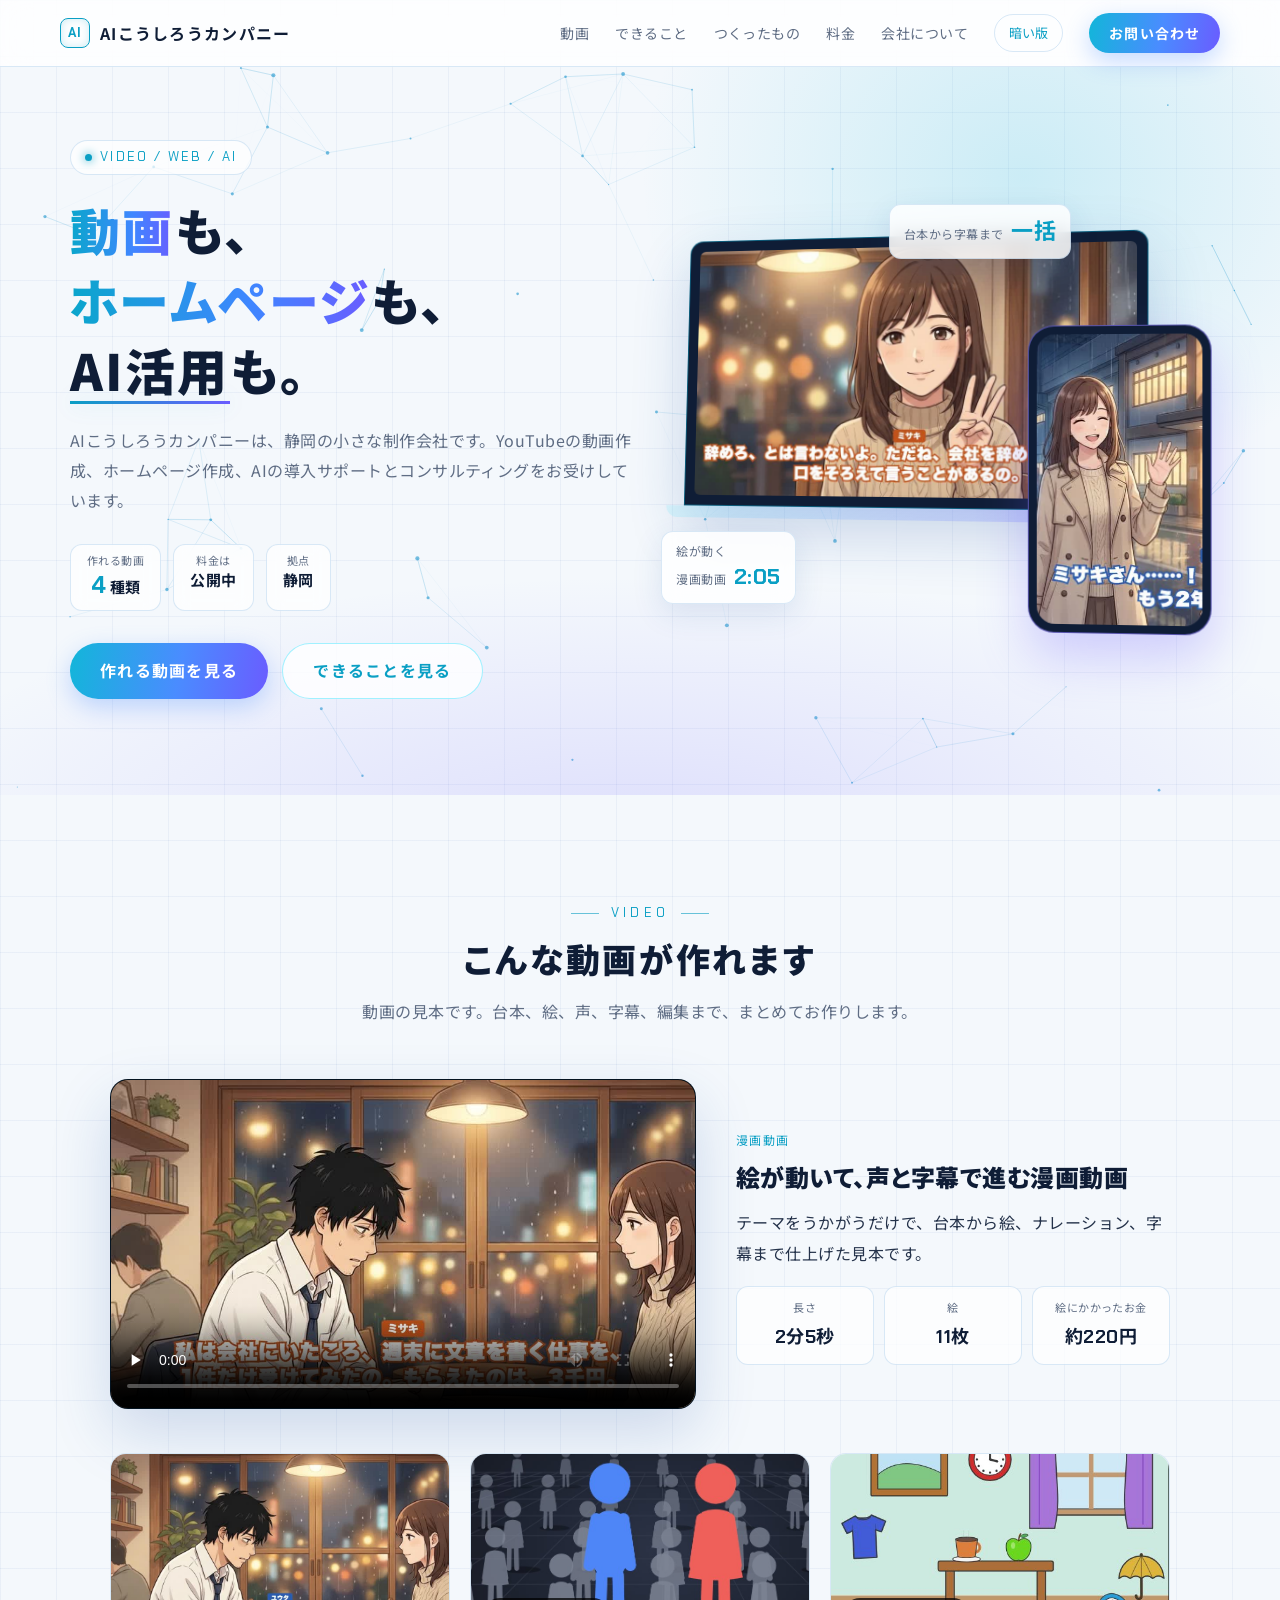
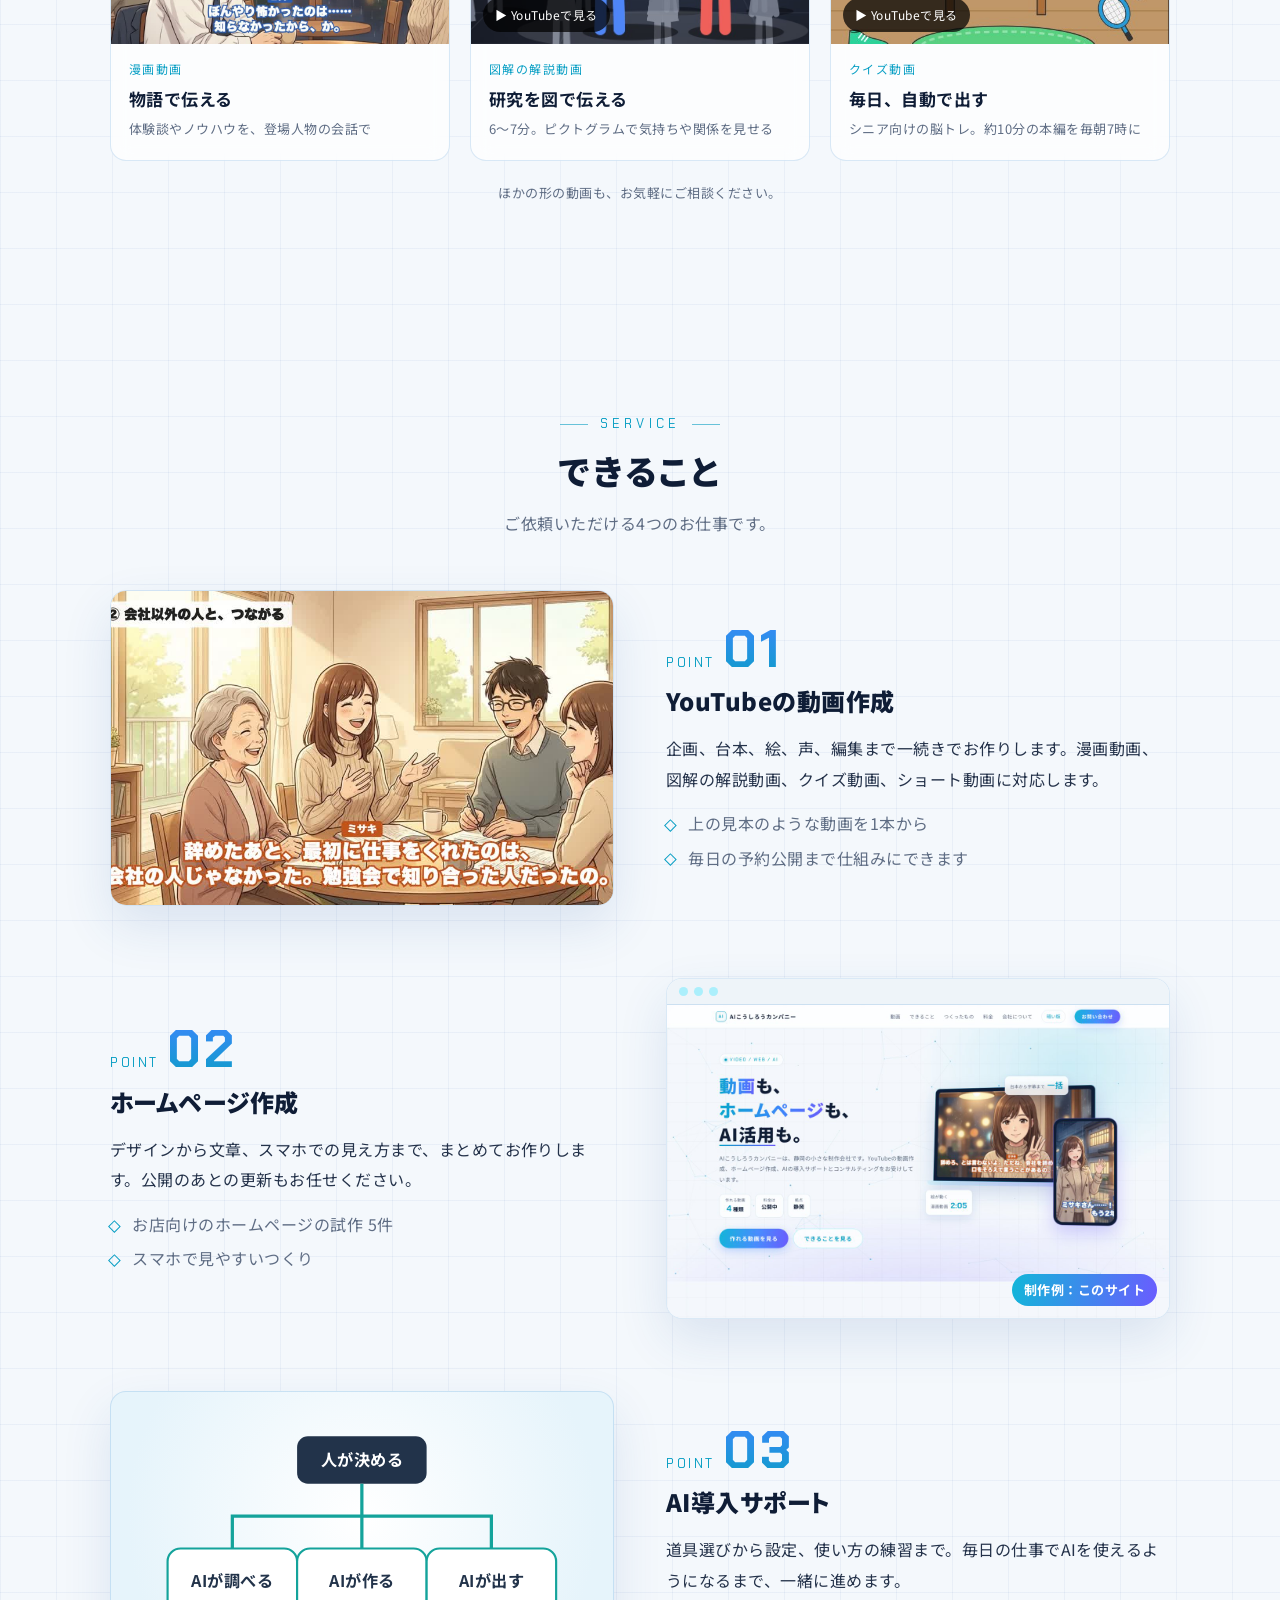
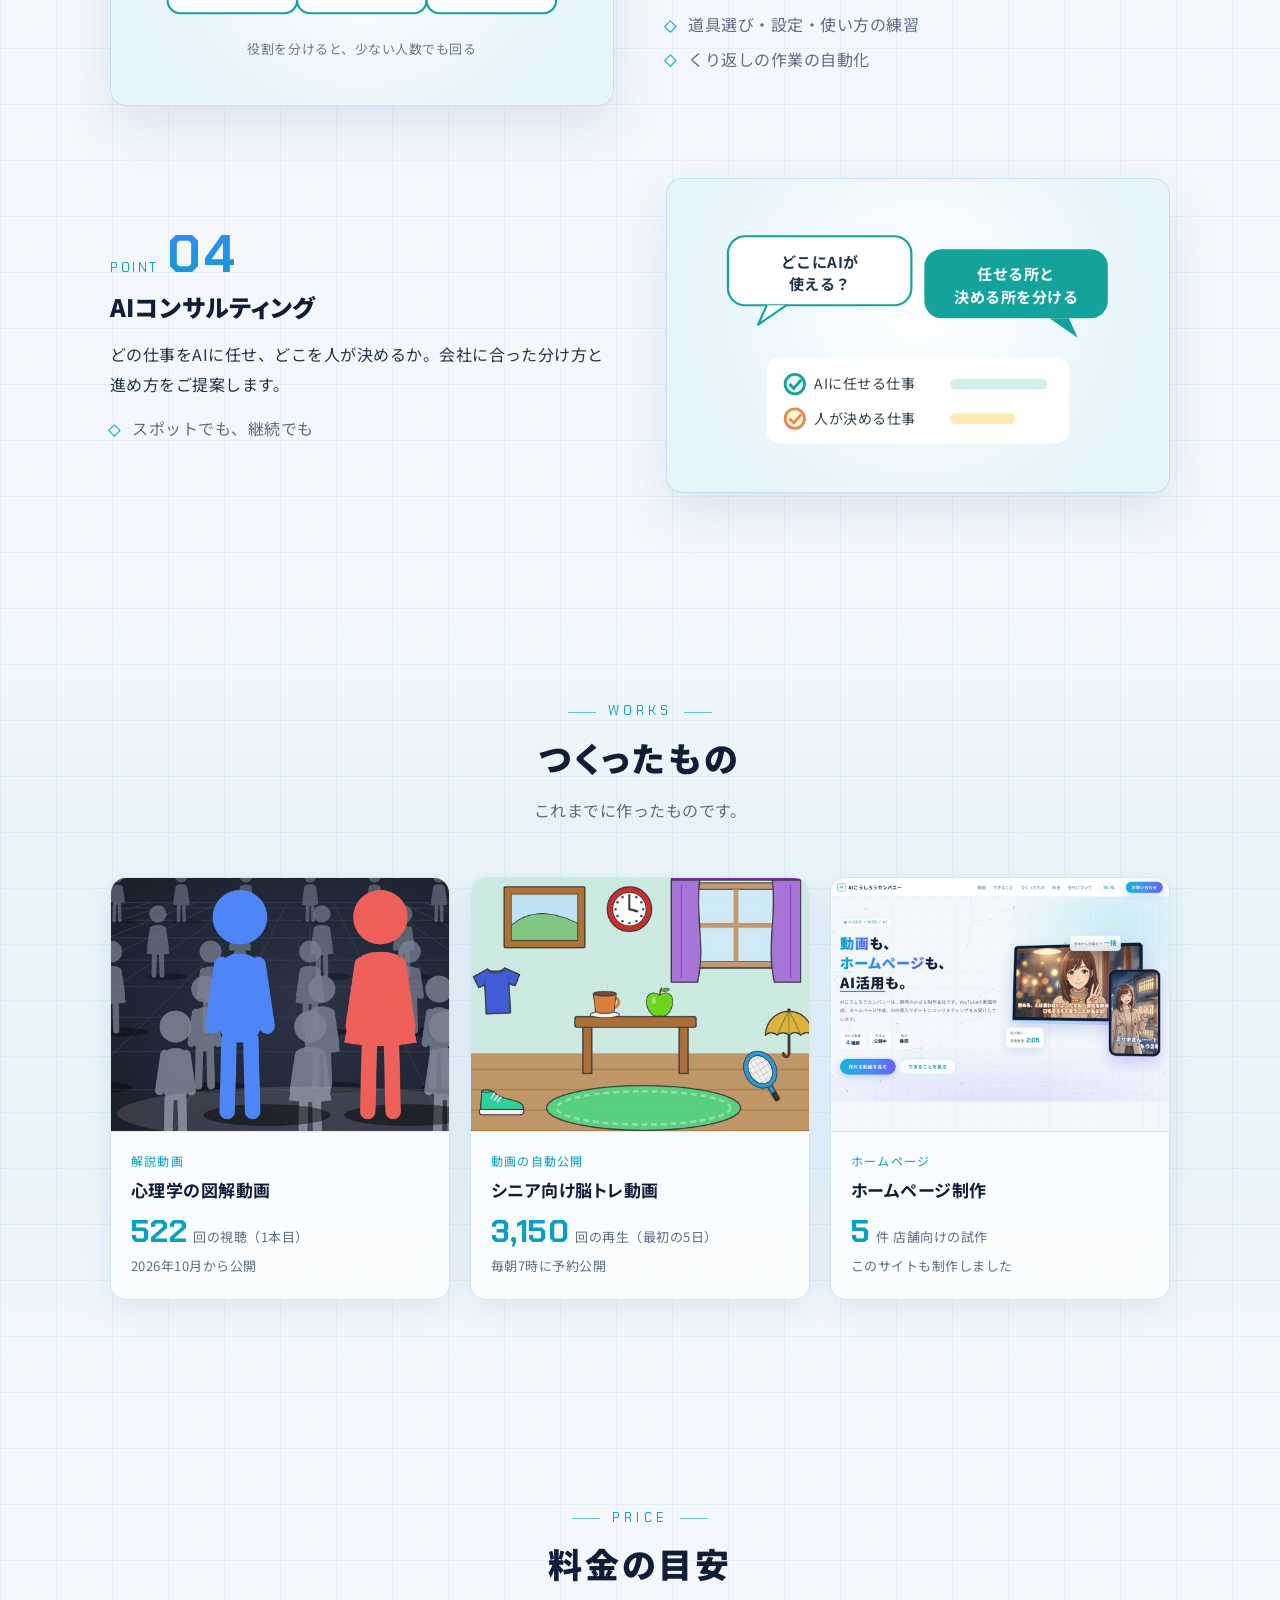
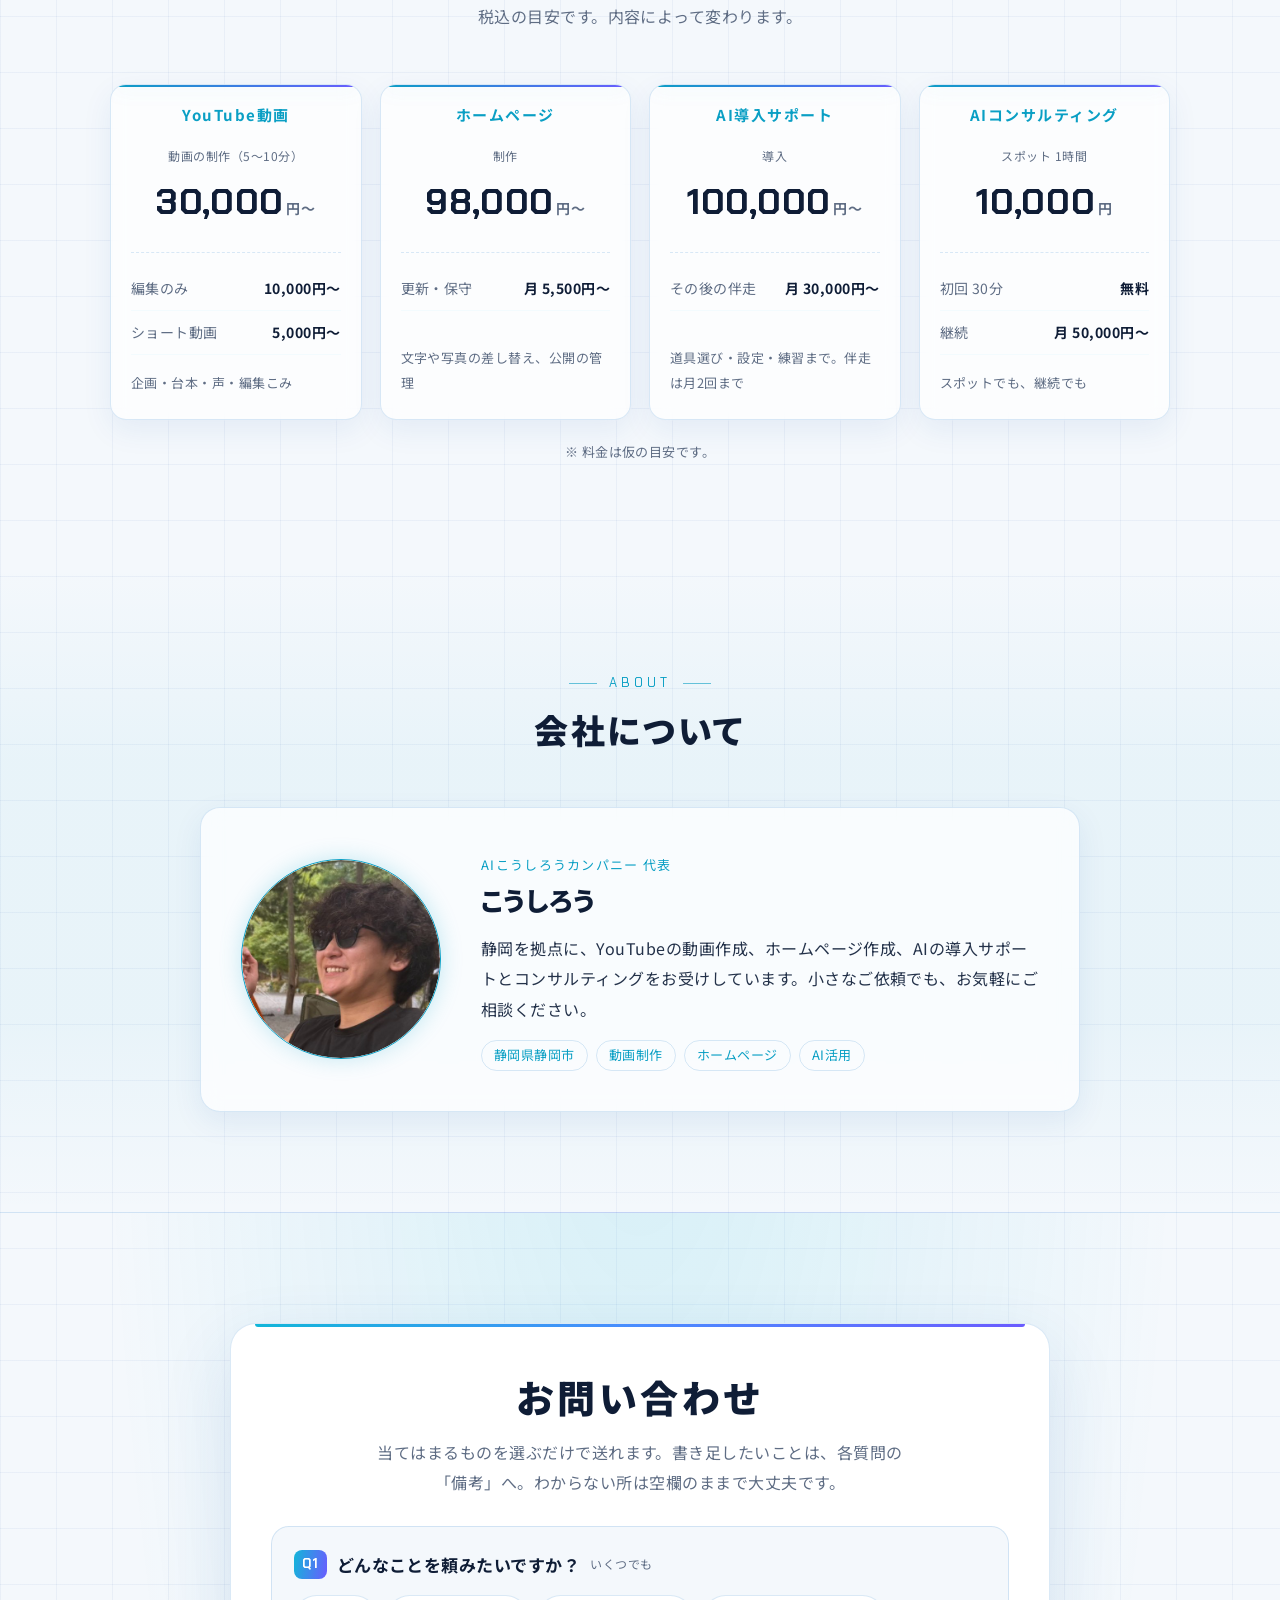
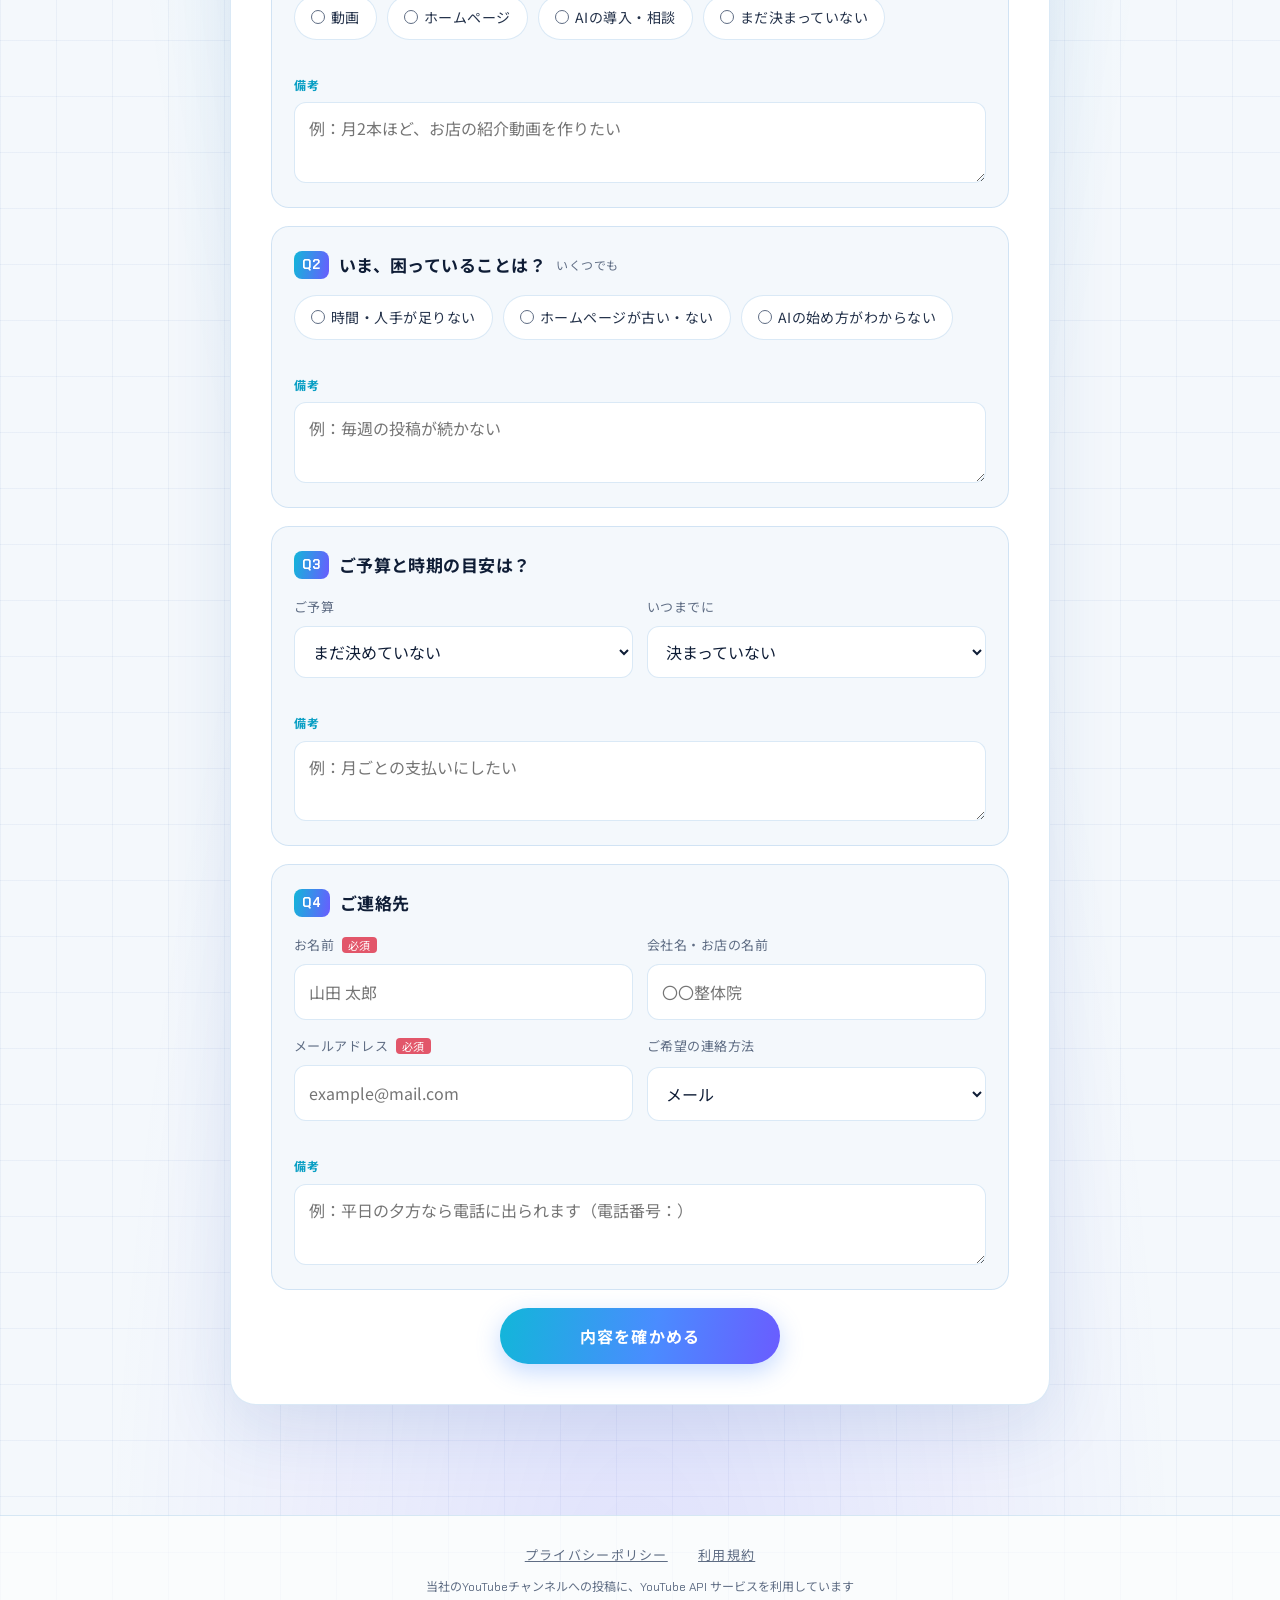
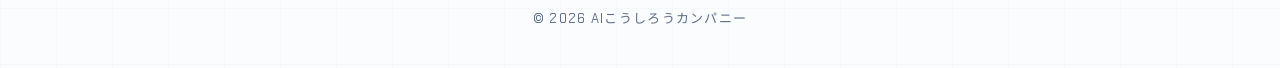
<file: index.html>
<!doctype html>
<html lang="ja">
<head>
<meta charset="utf-8">
<meta name="viewport" content="width=device-width, initial-scale=1">
<meta name="robots" content="noindex">
<title>AIこうしろうカンパニー</title>
<link rel="preconnect" href="https://fonts.googleapis.com">
<link rel="preconnect" href="https://fonts.gstatic.com" crossorigin>
<link href="https://fonts.googleapis.com/css2?family=Chakra+Petch:wght@500;700&family=Noto+Sans+JP:wght@400;500;700;900&display=swap" rel="stylesheet">
<link rel="stylesheet" id="theme-css" href="style-light.css">
</head>
<body>

<header class="site-head">
  <div class="wrap">
    <a class="logo" href="#top"><span class="logo-mark">AI</span>AIこうしろうカンパニー</a>
    <nav>
      <a href="#videos">動画</a>
      <a href="#services">できること</a>
      <a href="#works">つくったもの</a>
      <a href="#price">料金</a>
      <a href="#about">会社について</a>
      <button class="theme-toggle" type="button" id="theme-toggle" aria-label="明るい版と暗い版を切り替える">暗い版</button>
      <a class="btn btn-coral" href="#contact">お問い合わせ</a>
    </nav>
  </div>
</header>

<main id="top">
<!-- 最初の画面 -->
<section class="hero">
  <canvas class="hero-bg" aria-hidden="true"></canvas>
  <div class="wrap">
    <div>
      <span class="tag">VIDEO / WEB / AI</span>
      <h1><span class="accent">動画</span>も、<br><span class="accent">ホームページ</span>も、<br><span class="nw"><span class="mark">AI活用</span>も。</span></h1>
      <p class="sub">AIこうしろうカンパニーは、静岡の小さな制作会社です。YouTubeの動画作成、ホームページ作成、AIの導入サポートとコンサルティングをお受けしています。</p>
      <div class="badges">
        <div class="badge"><small>作れる動画</small><b><em>4</em> 種類</b></div>
        <div class="badge"><small>料金は</small><b>公開中</b></div>
        <div class="badge"><small>拠点</small><b>静岡</b></div>
      </div>
      <div class="ctas">
        <a class="btn btn-coral" href="#videos">作れる動画を見る</a>
        <a class="btn btn-white" href="#services">できることを見る</a>
      </div>
    </div>
    <div class="devices" aria-hidden="true">
      <div class="laptop"><div class="screen"><img src="img/manga-2.jpg" alt=""></div><div class="base"></div></div>
      <div class="phone"><img src="img/manga-1.jpg" alt="" style="object-position:22% 50%"></div>
      <div class="float float-1">絵が動く<br>漫画動画 <b>2:05</b></div>
      <div class="float float-2">台本から字幕まで <b>一括</b></div>
    </div>
  </div>
</section>

<!-- こんな動画が作れます -->
<section class="section" id="videos">
  <div class="wrap">
    <div class="sec-head"><span class="en">VIDEO</span><h2>こんな動画が作れます</h2><p>動画の見本です。台本、絵、声、字幕、編集まで、まとめてお作りします。</p></div>
    <div class="feature">
      <div class="player">
        <video controls playsinline preload="none" poster="img/manga-3.jpg" src="media/manga.mp4"></video>
      </div>
      <div class="fcap">
        <span class="kind">漫画動画</span>
        <h3>絵が動いて、声と字幕で進む漫画動画</h3>
        <p>テーマをうかがうだけで、台本から絵、ナレーション、字幕まで仕上げた見本です。</p>
        <dl class="facts">
          <div><dt>長さ</dt><dd>2分5秒</dd></div>
          <div><dt>絵</dt><dd>11枚</dd></div>
          <div><dt>絵にかかったお金</dt><dd>約220円</dd></div>
        </dl>
      </div>
    </div>
    <div class="vtypes">
      <figure class="vtype"><div class="vimg"><img src="img/manga-4.jpg" alt="漫画動画の一場面。夜の机でスマホを見る男性"></div><figcaption><span class="kind">漫画動画</span><b>物語で伝える</b><span class="d">体験談やノウハウを、登場人物の会話で</span></figcaption></figure>
      <figure class="vtype"><a class="vimg vplay" href="https://www.youtube.com/watch?v=9vpeSeQsORM" target="_blank" rel="noopener" aria-label="図解の解説動画の見本をYouTubeで見る"><img src="img/w-renai.jpg" alt="図解動画の一場面。群れの中に立つ青と赤のピクトグラム"></a><figcaption><span class="kind">図解の解説動画</span><b>研究を図で伝える</b><span class="d">6〜7分。ピクトグラムで気持ちや関係を見せる</span></figcaption></figure>
      <figure class="vtype"><a class="vimg vplay" href="https://www.youtube.com/@hidamari_notore/videos" target="_blank" rel="noopener" aria-label="クイズ動画の見本をYouTubeで見る"><img src="img/w-notore.jpg" alt="脳トレ動画の一場面。間違い探しの部屋の絵"></a><figcaption><span class="kind">クイズ動画</span><b>毎日、自動で出す</b><span class="d">シニア向けの脳トレ。約10分の本編を毎朝7時に</span></figcaption></figure>
    </div>
    <p class="note">ほかの形の動画も、お気軽にご相談ください。</p>
  </div>
</section>

<!-- できること -->
<section class="section" id="services">
  <div class="wrap">
    <div class="sec-head"><span class="en">SERVICE</span><h2>できること</h2><p>ご依頼いただける4つのお仕事です。</p></div>
    <div class="points">
      <div class="point">
        <div class="pic"><img src="img/manga-5.jpg" alt="漫画動画の一場面。カフェで話す二人"></div>
        <div>
          <span class="num">POINT<b>01</b></span>
          <h3>YouTubeの動画作成</h3>
          <p>企画、台本、絵、声、編集まで一続きでお作りします。漫画動画、図解の解説動画、クイズ動画、ショート動画に対応します。</p>
          <ul><li>上の見本のような動画を1本から</li><li>毎日の予約公開まで仕組みにできます</li></ul>
        </div>
      </div>
      <div class="point">
        <div class="pic browser"><div class="bar"><i></i><i></i><i></i></div><img src="img/site.jpg" alt="このホームページの最初の画面"><span class="cap">制作例：このサイト</span></div>
        <div>
          <span class="num">POINT<b>02</b></span>
          <h3>ホームページ作成</h3>
          <p>デザインから文章、スマホでの見え方まで、まとめてお作りします。公開のあとの更新もお任せください。</p>
          <ul><li>お店向けのホームページの試作 5件</li><li>スマホで見やすいつくり</li></ul>
        </div>
      </div>
      <div class="point">
        <div class="pic diagram">
          <svg viewBox="0 0 400 240" role="img" aria-label="人が決め、AIが調べる・作る・出すを受け持つ仕組みの例">
            <rect x="140" y="16" width="120" height="44" rx="10" fill="#22334a"/><text x="200" y="44" text-anchor="middle" fill="#fff" font-size="15" font-weight="700" font-family="Noto Sans JP, sans-serif">人が決める</text>
            <path d="M200 60v30M80 120v-30h240v30M200 90v30" stroke="#14a39b" stroke-width="3" fill="none"/>
            <rect x="20" y="120" width="120" height="60" rx="12" fill="#fff" stroke="#14a39b" stroke-width="2"/><text x="80" y="156" text-anchor="middle" fill="#22334a" font-size="15" font-weight="700" font-family="Noto Sans JP, sans-serif">AIが調べる</text>
            <rect x="140" y="120" width="120" height="60" rx="12" fill="#fff" stroke="#14a39b" stroke-width="2"/><text x="200" y="156" text-anchor="middle" fill="#22334a" font-size="15" font-weight="700" font-family="Noto Sans JP, sans-serif">AIが作る</text>
            <rect x="260" y="120" width="120" height="60" rx="12" fill="#fff" stroke="#14a39b" stroke-width="2"/><text x="320" y="156" text-anchor="middle" fill="#22334a" font-size="15" font-weight="700" font-family="Noto Sans JP, sans-serif">AIが出す</text>
            <text x="200" y="218" text-anchor="middle" fill="#6b7785" font-size="12" font-family="Noto Sans JP, sans-serif">役割を分けると、少ない人数でも回る</text>
          </svg>
        </div>
        <div>
          <span class="num">POINT<b>03</b></span>
          <h3>AI導入サポート</h3>
          <p>道具選びから設定、使い方の練習まで。毎日の仕事でAIを使えるようになるまで、一緒に進めます。</p>
          <ul><li>道具選び・設定・使い方の練習</li><li>くり返しの作業の自動化</li></ul>
        </div>
      </div>
      <div class="point">
        <div class="pic diagram">
          <svg viewBox="0 0 400 240" role="img" aria-label="AIに任せる仕事と人が決める仕事を分ける図">
            <rect x="24" y="28" width="170" height="64" rx="16" fill="#fff" stroke="#14a39b" stroke-width="2"/><path d="M60 92l-8 18 26-18" fill="#fff" stroke="#14a39b" stroke-width="2" stroke-linejoin="round"/>
            <text x="109" y="57" text-anchor="middle" fill="#22334a" font-size="14" font-weight="700" font-family="Noto Sans JP, sans-serif">どこにAIが</text><text x="109" y="78" text-anchor="middle" fill="#22334a" font-size="14" font-weight="700" font-family="Noto Sans JP, sans-serif">使える？</text>
            <rect x="206" y="40" width="170" height="64" rx="16" fill="#14a39b"/><path d="M340 104l8 18-26-18" fill="#14a39b"/>
            <text x="291" y="69" text-anchor="middle" fill="#fff" font-size="14" font-weight="700" font-family="Noto Sans JP, sans-serif">任せる所と</text><text x="291" y="90" text-anchor="middle" fill="#fff" font-size="14" font-weight="700" font-family="Noto Sans JP, sans-serif">決める所を分ける</text>
            <rect x="60" y="140" width="280" height="80" rx="12" fill="#fff"/>
            <g font-family="Noto Sans JP, sans-serif" font-size="13" fill="#33404f"><text x="104" y="170">AIに任せる仕事</text><text x="104" y="202">人が決める仕事</text></g>
            <g fill="none" stroke-width="2.6"><circle cx="86" cy="165" r="9" fill="#e8f6f4" stroke="#14a39b"/><path d="m81 165 4 4 7-8" stroke="#14a39b"/><circle cx="86" cy="197" r="9" fill="#fff7d6" stroke="#e6884e"/><path d="m81 197 4 4 7-8" stroke="#e6884e"/></g>
            <rect x="230" y="160" width="90" height="10" rx="5" fill="#d3efeb"/><rect x="230" y="192" width="60" height="10" rx="5" fill="#ffe7b8"/>
          </svg>
        </div>
        <div>
          <span class="num">POINT<b>04</b></span>
          <h3>AIコンサルティング</h3>
          <p>どの仕事をAIに任せ、どこを人が決めるか。会社に合った分け方と進め方をご提案します。</p>
          <ul><li>スポットでも、継続でも</li></ul>
        </div>
      </div>
    </div>
  </div>
</section>

<!-- つくったもの -->
<section class="section tint" id="works">
  <div class="wrap">
    <div class="sec-head"><span class="en">WORKS</span><h2>つくったもの</h2><p>これまでに作ったものです。</p></div>
    <div class="works">
      <div class="work">
        <div class="wimg"><img src="img/w-renai.jpg" alt="人の群れの中に立つ、青と赤のピクトグラム"></div>
        <div class="wbody">
          <span class="kind">解説動画</span>
          <h3>心理学の図解動画</h3>
          <p class="stat"><b>522</b><span>回の視聴（1本目）</span></p>
          <p class="meta">2026年10月から公開</p>
        </div>
      </div>
      <div class="work">
        <div class="wimg"><img src="img/w-notore.jpg" alt="間違い探しの部屋の絵"></div>
        <div class="wbody">
          <span class="kind">動画の自動公開</span>
          <h3>シニア向け脳トレ動画</h3>
          <p class="stat"><b>3,150</b><span>回の再生（最初の5日）</span></p>
          <p class="meta">毎朝7時に予約公開</p>
        </div>
      </div>
      <div class="work">
        <div class="wimg"><img src="img/site.jpg" alt="このホームページの最初の画面" style="object-position:top"></div>
        <div class="wbody">
          <span class="kind">ホームページ</span>
          <h3>ホームページ制作</h3>
          <p class="stat"><b>5</b><span>件 店舗向けの試作</span></p>
          <p class="meta">このサイトも制作しました</p>
        </div>
      </div>
    </div>
  </div>
</section>

<!-- 料金 -->
<section class="section" id="price">
  <div class="wrap">
    <div class="sec-head"><span class="en">PRICE</span><h2>料金の目安</h2><p>税込の目安です。内容によって変わります。</p></div>
    <div class="plans">
      <div class="plan">
        <div class="ph">YouTube動画</div>
        <div class="pb">
          <div class="main-price"><small>動画の制作（5〜10分）</small><b>30,000<span>円〜</span></b></div>
          <dl>
            <div><dt>編集のみ</dt><dd>10,000円〜</dd></div>
            <div><dt>ショート動画</dt><dd>5,000円〜</dd></div>
          </dl>
          <p class="for">企画・台本・声・編集こみ</p>
        </div>
      </div>
      <div class="plan">
        <div class="ph">ホームページ</div>
        <div class="pb">
          <div class="main-price"><small>制作</small><b>98,000<span>円〜</span></b></div>
          <dl>
            <div><dt>更新・保守</dt><dd>月 5,500円〜</dd></div>
          </dl>
          <p class="for">文字や写真の差し替え、公開の管理</p>
        </div>
      </div>
      <div class="plan">
        <div class="ph">AI導入サポート</div>
        <div class="pb">
          <div class="main-price"><small>導入</small><b>100,000<span>円〜</span></b></div>
          <dl>
            <div><dt>その後の伴走</dt><dd>月 30,000円〜</dd></div>
          </dl>
          <p class="for">道具選び・設定・練習まで。伴走は月2回まで</p>
        </div>
      </div>
      <div class="plan">
        <div class="ph">AIコンサルティング</div>
        <div class="pb">
          <div class="main-price"><small>スポット 1時間</small><b>10,000<span>円</span></b></div>
          <dl>
            <div><dt>初回 30分</dt><dd>無料</dd></div>
            <div><dt>継続</dt><dd>月 50,000円〜</dd></div>
          </dl>
          <p class="for">スポットでも、継続でも</p>
        </div>
      </div>
    </div>
    <p class="note">※ 料金は仮の目安です。</p>
  </div>
</section>

<!-- 会社について -->
<section class="section tint" id="about">
  <div class="wrap">
    <div class="sec-head"><span class="en">ABOUT</span><h2>会社について</h2></div>
    <div class="profile">
      <div class="avatar"><img src="img/profile.jpg" alt="代表 こうしろうの写真"></div>
      <div>
        <span class="role">AIこうしろうカンパニー 代表</span>
        <h3>こうしろう</h3>
        <p>静岡を拠点に、YouTubeの動画作成、ホームページ作成、AIの導入サポートとコンサルティングをお受けしています。小さなご依頼でも、お気軽にご相談ください。</p>
        <div class="tags"><span>静岡県静岡市</span><span>動画制作</span><span>ホームページ</span><span>AI活用</span></div>
      </div>
    </div>
  </div>
</section>

<!-- お問い合わせ（問診のように、選んで答える形） -->
<section class="final" id="contact">
  <div class="wrap">
    <div class="inquiry-box">
    <h2>お問い合わせ</h2>
    <p class="lead-q">当てはまるものを選ぶだけで送れます。書き足したいことは、各質問の「備考」へ。わからない所は空欄のままで大丈夫です。</p>

    <form class="inquiry" id="inquiry" novalidate>
      <fieldset class="q">
        <legend><span class="qn">Q1</span>どんなことを頼みたいですか？<small>いくつでも</small></legend>
        <div class="chips">
          <label class="chip"><input type="checkbox" name="want" id="want-video" value="動画を作ってほしい"><span>動画</span></label>
          <label class="chip"><input type="checkbox" name="want" id="want-hp" value="ホームページを作ってほしい・直してほしい"><span>ホームページ</span></label>
          <label class="chip"><input type="checkbox" name="want" id="want-ai" value="AIの導入・相談をしたい"><span>AIの導入・相談</span></label>
          <label class="chip"><input type="checkbox" name="want" id="want-unknown" value="まだ決まっていない"><span>まだ決まっていない</span></label>
        </div>
        <label class="field note"><span>備考</span><textarea id="note-1" rows="2" placeholder="例：月2本ほど、お店の紹介動画を作りたい"></textarea></label>
      </fieldset>

      <fieldset class="q">
        <legend><span class="qn">Q2</span>いま、困っていることは？<small>いくつでも</small></legend>
        <div class="chips">
          <label class="chip"><input type="checkbox" name="worry" id="worry-hands" value="時間や人手が足りない"><span>時間・人手が足りない</span></label>
          <label class="chip"><input type="checkbox" name="worry" id="worry-old" value="ホームページが古い・ない"><span>ホームページが古い・ない</span></label>
          <label class="chip"><input type="checkbox" name="worry" id="worry-ai" value="AIを何から始めればいいかわからない"><span>AIの始め方がわからない</span></label>
        </div>
        <label class="field note"><span>備考</span><textarea id="note-2" rows="2" placeholder="例：毎週の投稿が続かない"></textarea></label>
      </fieldset>

      <fieldset class="q">
        <legend><span class="qn">Q3</span>ご予算と時期の目安は？</legend>
        <div class="row2">
          <label class="field"><span>ご予算</span>
            <select id="budget" name="budget">
              <option value="">まだ決めていない</option>
              <option>10万円まで</option>
              <option>10〜30万円</option>
              <option>30万円以上</option>
            </select>
          </label>
          <label class="field"><span>いつまでに</span>
            <select id="when" name="when">
              <option value="">決まっていない</option>
              <option>できるだけ早く</option>
              <option>1〜3か月以内</option>
            </select>
          </label>
        </div>
        <label class="field note"><span>備考</span><textarea id="note-3" rows="2" placeholder="例：月ごとの支払いにしたい"></textarea></label>
      </fieldset>

      <fieldset class="q">
        <legend><span class="qn">Q4</span>ご連絡先</legend>
        <div class="row2">
          <label class="field"><span>お名前 <em>必須</em></span><input type="text" id="name" name="name" autocomplete="name" placeholder="山田 太郎" required></label>
          <label class="field"><span>会社名・お店の名前</span><input type="text" id="company" name="company" autocomplete="organization" placeholder="〇〇整体院"></label>
          <label class="field"><span>メールアドレス <em>必須</em></span><input type="email" id="email" name="email" autocomplete="email" placeholder="example@mail.com" required></label>
          <label class="field"><span>ご希望の連絡方法</span>
            <select id="reply" name="reply">
              <option>メール</option>
              <option>お電話</option>
              <option>オンラインで話したい</option>
            </select>
          </label>
        </div>
        <label class="field note"><span>備考</span><textarea id="note-4" rows="2" placeholder="例：平日の夕方なら電話に出られます（電話番号：）"></textarea></label>
      </fieldset>

      <p class="form-error" id="form-error" hidden></p>
      <button class="btn btn-coral submit" type="submit">内容を確かめる</button>
    </form>

    <div class="sent" id="sent" hidden>
      <h3>この内容でお送りください</h3>
      <pre id="sent-text"></pre>
      <div class="ctas">
        <a class="btn btn-coral" id="mail-link" href="#">メールアプリで送る</a>
        <button class="btn btn-white" type="button" id="copy-btn">内容をコピー</button>
        <button class="btn btn-white" type="button" id="back-btn">入力に戻る</button>
      </div>
      <p class="hint">メールアプリが開かないときは、内容をコピーして <span class="mail">iemae.kou@gmail.com</span> へ送ってください。</p>
    </div>
    </div>
  </div>
</section>
</main>

<a class="sp-cta" href="#contact">お問い合わせ</a>

<footer class="site-foot">
  <p class="foot-links"><a href="privacy.html">プライバシーポリシー</a>　<a href="terms.html">利用規約</a></p>
  <p class="foot-note">当社のYouTubeチャンネルへの投稿に、YouTube API サービスを利用しています</p>
  <p>© 2026 AIこうしろうカンパニー</p>
</footer>

<script>
/* 最初の画面の「光の網」。色は CSS の --net（線）と --dot（点）から読む */
(() => {
  const c = document.querySelector('.hero-bg'); if (!c) return;
  const ctx = c.getContext('2d');
  let net, dot, strength;
  function colors() {
    const css = getComputedStyle(document.documentElement);
    net = (css.getPropertyValue('--net') || '70,230,255').trim();
    dot = (css.getPropertyValue('--dot') || 'rgba(160,240,255,.85)').trim();
    strength = parseFloat(css.getPropertyValue('--net-alpha')) || .22;
  }
  colors();
  /* 明るい版・暗い版の切り替え（見比べ用） */
  const link = document.getElementById('theme-css'), btn = document.getElementById('theme-toggle');
  function label() { btn.textContent = link.getAttribute('href').includes('dark') ? '明るい版' : '暗い版'; }
  label();
  btn.addEventListener('click', () => {
    link.setAttribute('href', link.getAttribute('href').includes('dark') ? 'style-light.css' : 'style-dark.css');
    link.addEventListener('load', () => { colors(); label(); if (still) draw(); }, { once: true });
  });
  const still = matchMedia('(prefers-reduced-motion: reduce)').matches;
  let w, h, pts;
  function size() {
    const dpr = Math.min(devicePixelRatio || 1, 2);
    w = c.clientWidth; h = c.clientHeight; c.width = w * dpr; c.height = h * dpr;
    ctx.setTransform(dpr, 0, 0, dpr, 0, 0);
    const n = Math.round(Math.min(90, w * h / 14000));
    pts = Array.from({ length: n }, () => ({ x: Math.random() * w, y: Math.random() * h, vx: (Math.random() - .5) * .25, vy: (Math.random() - .5) * .25, r: Math.random() * 1.6 + .5 }));
  }
  function draw() {
    ctx.clearRect(0, 0, w, h);
    for (const p of pts) { p.x += p.vx; p.y += p.vy; if (p.x < 0 || p.x > w) p.vx *= -1; if (p.y < 0 || p.y > h) p.vy *= -1; }
    for (let i = 0; i < pts.length; i++) for (let j = i + 1; j < pts.length; j++) {
      const a = pts[i], b = pts[j], d = Math.hypot(a.x - b.x, a.y - b.y);
      if (d < 130) { ctx.strokeStyle = `rgba(${net},${(1 - d / 130) * strength})`; ctx.lineWidth = 1; ctx.beginPath(); ctx.moveTo(a.x, a.y); ctx.lineTo(b.x, b.y); ctx.stroke(); }
    }
    ctx.fillStyle = dot;
    for (const p of pts) { ctx.beginPath(); ctx.arc(p.x, p.y, p.r, 0, Math.PI * 2); ctx.fill(); }
    if (!still) requestAnimationFrame(draw);
  }
  size(); draw(); addEventListener('resize', () => { size(); if (still) draw(); });
})();
</script>
<script>
/* スマホの「お問い合わせ」：最初の画面と、お問い合わせの段が見えている間は隠す */
(() => {
  const btn = document.querySelector('.sp-cta'); if (!btn || !('IntersectionObserver' in window)) { btn && btn.classList.add('show'); return; }
  const seen = new Map();
  const io = new IntersectionObserver(es => {
    es.forEach(e => seen.set(e.target, e.isIntersecting));
    btn.classList.toggle('show', ![...seen.values()].some(Boolean));
  });
  ['.hero', '#contact'].forEach(s => { const el = document.querySelector(s); if (el) io.observe(el); });
})();
</script>
<script>
/* 問診のようなお問い合わせ：選んだ内容をメールの文にまとめる */
(() => {
  const TO = 'iemae.kou@gmail.com';
  const form = document.getElementById('inquiry'), sent = document.getElementById('sent');
  const err = document.getElementById('form-error'), out = document.getElementById('sent-text');
  const v = id => (document.getElementById(id).value || '').trim();
  const checked = n => [...form.querySelectorAll(`input[name="${n}"]:checked`)].map(i => i.value);
  let body = '', subject = '';
  form.addEventListener('submit', e => {
    e.preventDefault();
    const name = v('name'), email = v('email');
    if (!name || !/^[^@\s]+@[^@\s]+\.[^@\s]+$/.test(email)) {
      err.textContent = !name ? 'お名前を入れてください。' : 'メールアドレスを正しく入れてください（例：example@mail.com）。';
      err.hidden = false; (name ? document.getElementById('email') : document.getElementById('name')).focus(); return;
    }
    err.hidden = true;
    const want = checked('want'), worry = checked('worry');
    const note = n => v('note-' + n) ? `（備考）${v('note-' + n)}` : '';
    subject = `【お問い合わせ】${want[0] ? want[0].replace(/を作ってほしい.*|をしたい$/, '') : 'ご相談'}（${v('company') || name}）`;
    body = [
      '■ 頼みたいこと', want.length ? want.map(x => '・' + x).join('\n') : '・未選択', note(1), '',
      '■ 困っていること', worry.length ? worry.map(x => '・' + x).join('\n') : '・未選択', note(2), '',
      '■ ご予算・時期', `ご予算：${v('budget') || 'まだ決めていない'}`, `時期：${v('when') || '決まっていない'}`, note(3), '',
      '■ ご連絡先', `お名前：${name}`, `会社名・お店：${v('company') || '（なし）'}`, `メール：${email}`, `ご希望の連絡方法：${v('reply')}`, note(4)
    ].filter((l, i, a) => !(l === '' && a[i - 1] === '')).join('\n').replace(/\n\n+/g, '\n\n');
    out.textContent = `宛先：${TO}\n件名：${subject}\n\n${body}`;
    document.getElementById('mail-link').href = `mailto:${TO}?subject=${encodeURIComponent(subject)}&body=${encodeURIComponent(body)}`;
    form.hidden = true; sent.hidden = false; sent.scrollIntoView({ block: 'start' });
  });
  document.getElementById('back-btn').addEventListener('click', () => { sent.hidden = true; form.hidden = false; form.scrollIntoView({ block: 'start' }); });
  document.getElementById('copy-btn').addEventListener('click', async e => {
    const b = e.currentTarget, text = `宛先：${TO}\n件名：${subject}\n\n${body}`;
    try { await navigator.clipboard.writeText(text); b.textContent = 'コピーしました'; }
    catch { const r = document.createRange(); r.selectNodeContents(out); const s = getSelection(); s.removeAllRanges(); s.addRange(r); b.textContent = '選んだ所をコピーしてください'; }
    setTimeout(() => b.textContent = '内容をコピー', 2500);
  });
})();
</script>
</body>
</html>
</file>
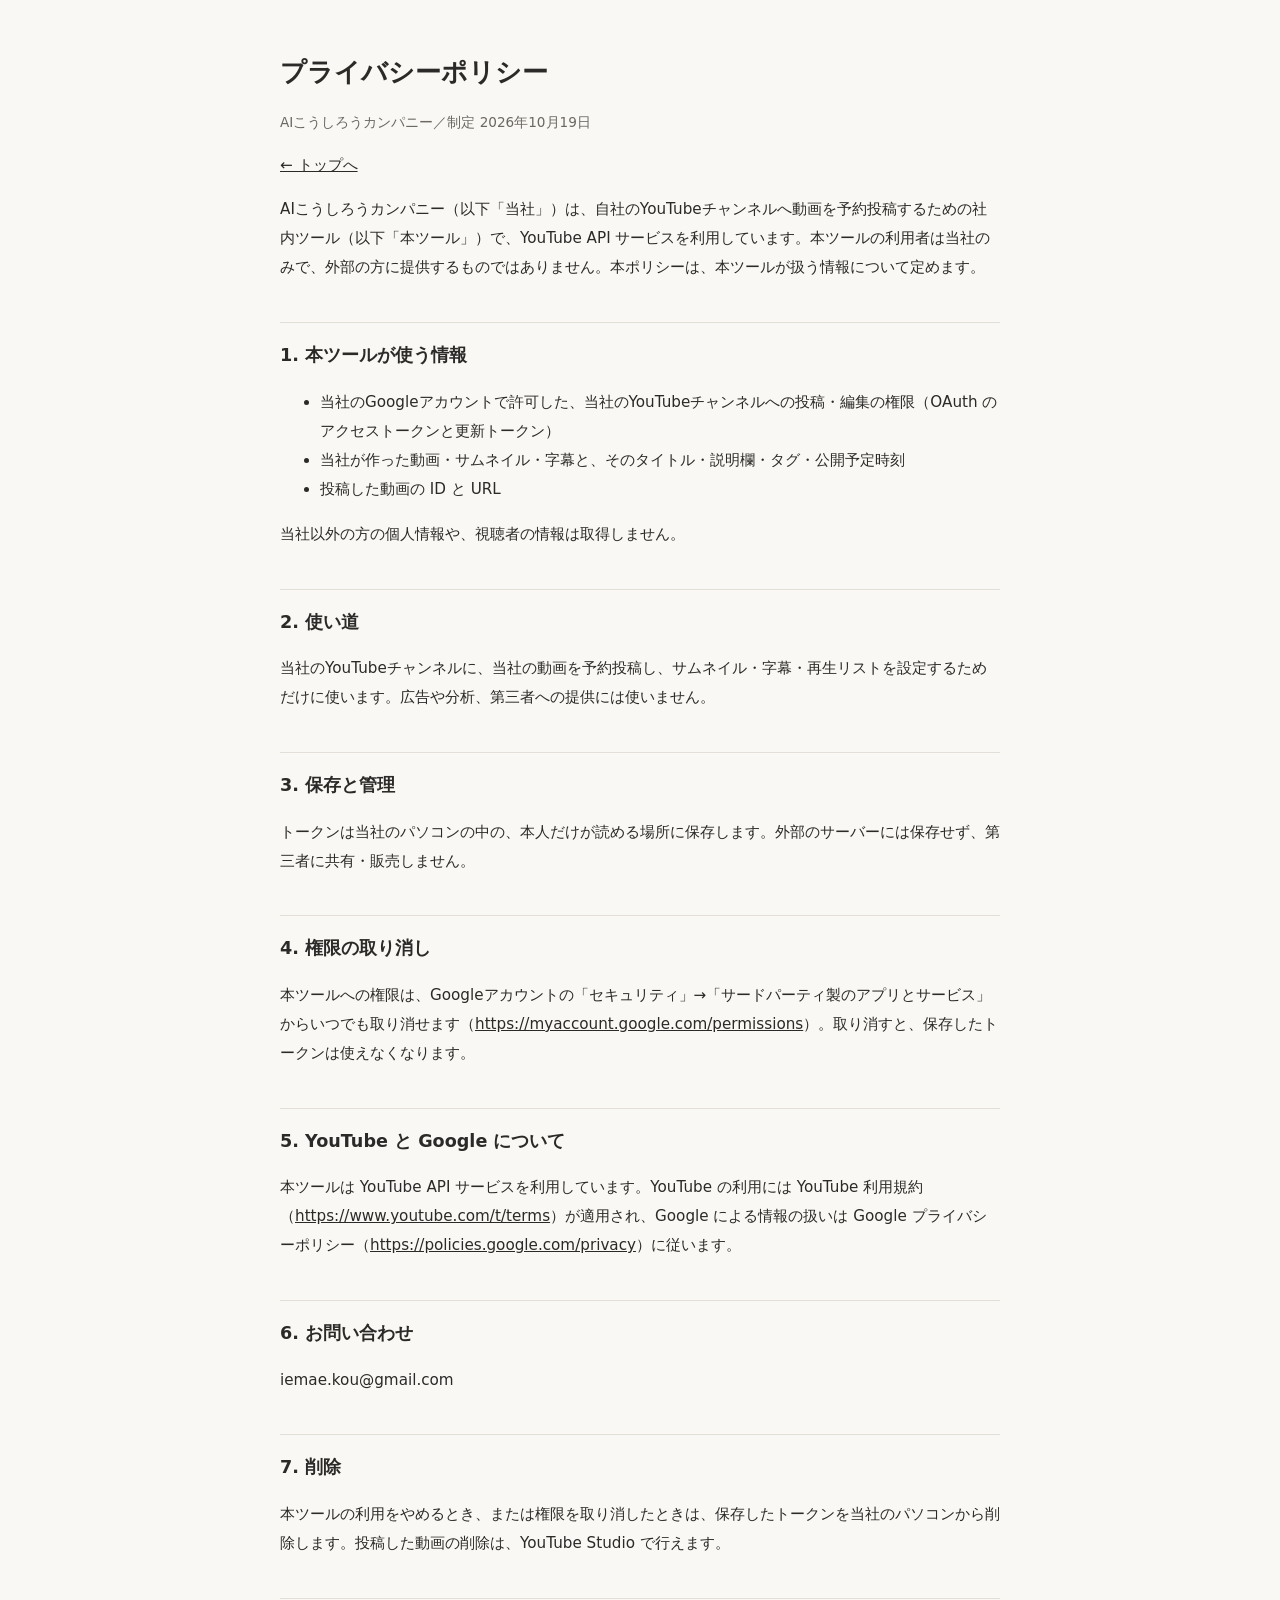
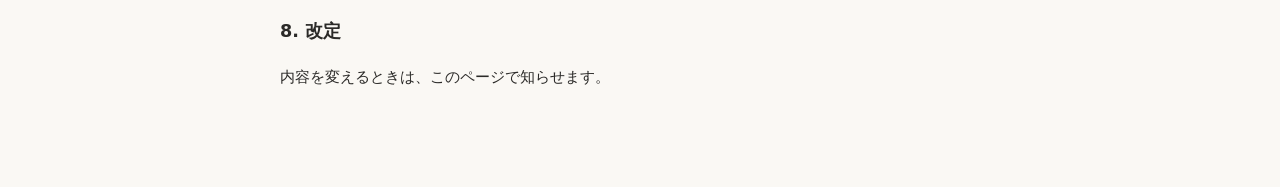
<file: privacy.html>
<!doctype html>
<html lang="ja">
<head>
<meta charset="utf-8">
<meta name="viewport" content="width=device-width, initial-scale=1">
<title>プライバシーポリシー｜AIこうしろうカンパニー</title>
<style>
  :root { --bg:#faf8f4; --fg:#2b2a28; --sub:#6b6862; --line:#e4dfd6; }
  @media (prefers-color-scheme: dark) { :root { --bg:#151514; --fg:#ecebe8; --sub:#a9a6a0; --line:#2e2d2a; } }
  body { margin:0; background:var(--bg); color:var(--fg); font-family:"Noto Sans JP",system-ui,sans-serif; line-height:1.9; }
  main { max-width:720px; margin:0 auto; padding:48px 16px 80px; }
  h1 { font-size:1.6rem; margin:0 0 8px; }
  h2 { font-size:1.1rem; margin:40px 0 8px; padding-top:16px; border-top:1px solid var(--line); }
  p, li { font-size:.95rem; }
  .sub { color:var(--sub); font-size:.85rem; }
  a { color:inherit; }
</style>
</head>
<body>
<main>
<h1>プライバシーポリシー</h1>
<p class="sub">AIこうしろうカンパニー／制定 2026年10月19日</p>
<p><a href="index.html">← トップへ</a></p>

<p>AIこうしろうカンパニー（以下「当社」）は、自社のYouTubeチャンネルへ動画を予約投稿するための社内ツール（以下「本ツール」）で、YouTube API サービスを利用しています。本ツールの利用者は当社のみで、外部の方に提供するものではありません。本ポリシーは、本ツールが扱う情報について定めます。</p>

<h2>1. 本ツールが使う情報</h2>
<ul>
  <li>当社のGoogleアカウントで許可した、当社のYouTubeチャンネルへの投稿・編集の権限（OAuth のアクセストークンと更新トークン）</li>
  <li>当社が作った動画・サムネイル・字幕と、そのタイトル・説明欄・タグ・公開予定時刻</li>
  <li>投稿した動画の ID と URL</li>
</ul>
<p>当社以外の方の個人情報や、視聴者の情報は取得しません。</p>

<h2>2. 使い道</h2>
<p>当社のYouTubeチャンネルに、当社の動画を予約投稿し、サムネイル・字幕・再生リストを設定するためだけに使います。広告や分析、第三者への提供には使いません。</p>

<h2>3. 保存と管理</h2>
<p>トークンは当社のパソコンの中の、本人だけが読める場所に保存します。外部のサーバーには保存せず、第三者に共有・販売しません。</p>

<h2>4. 権限の取り消し</h2>
<p>本ツールへの権限は、Googleアカウントの「セキュリティ」→「サードパーティ製のアプリとサービス」からいつでも取り消せます（<a href="https://myaccount.google.com/permissions">https://myaccount.google.com/permissions</a>）。取り消すと、保存したトークンは使えなくなります。</p>

<h2>5. YouTube と Google について</h2>
<p>本ツールは YouTube API サービスを利用しています。YouTube の利用には YouTube 利用規約（<a href="https://www.youtube.com/t/terms">https://www.youtube.com/t/terms</a>）が適用され、Google による情報の扱いは Google プライバシーポリシー（<a href="https://policies.google.com/privacy">https://policies.google.com/privacy</a>）に従います。</p>

<h2>6. お問い合わせ</h2>
<p>iemae.kou@gmail.com</p>

<h2>7. 削除</h2>
<p>本ツールの利用をやめるとき、または権限を取り消したときは、保存したトークンを当社のパソコンから削除します。投稿した動画の削除は、YouTube Studio で行えます。</p>

<h2>8. 改定</h2>
<p>内容を変えるときは、このページで知らせます。</p>
</main>
</body>
</html>
</file>
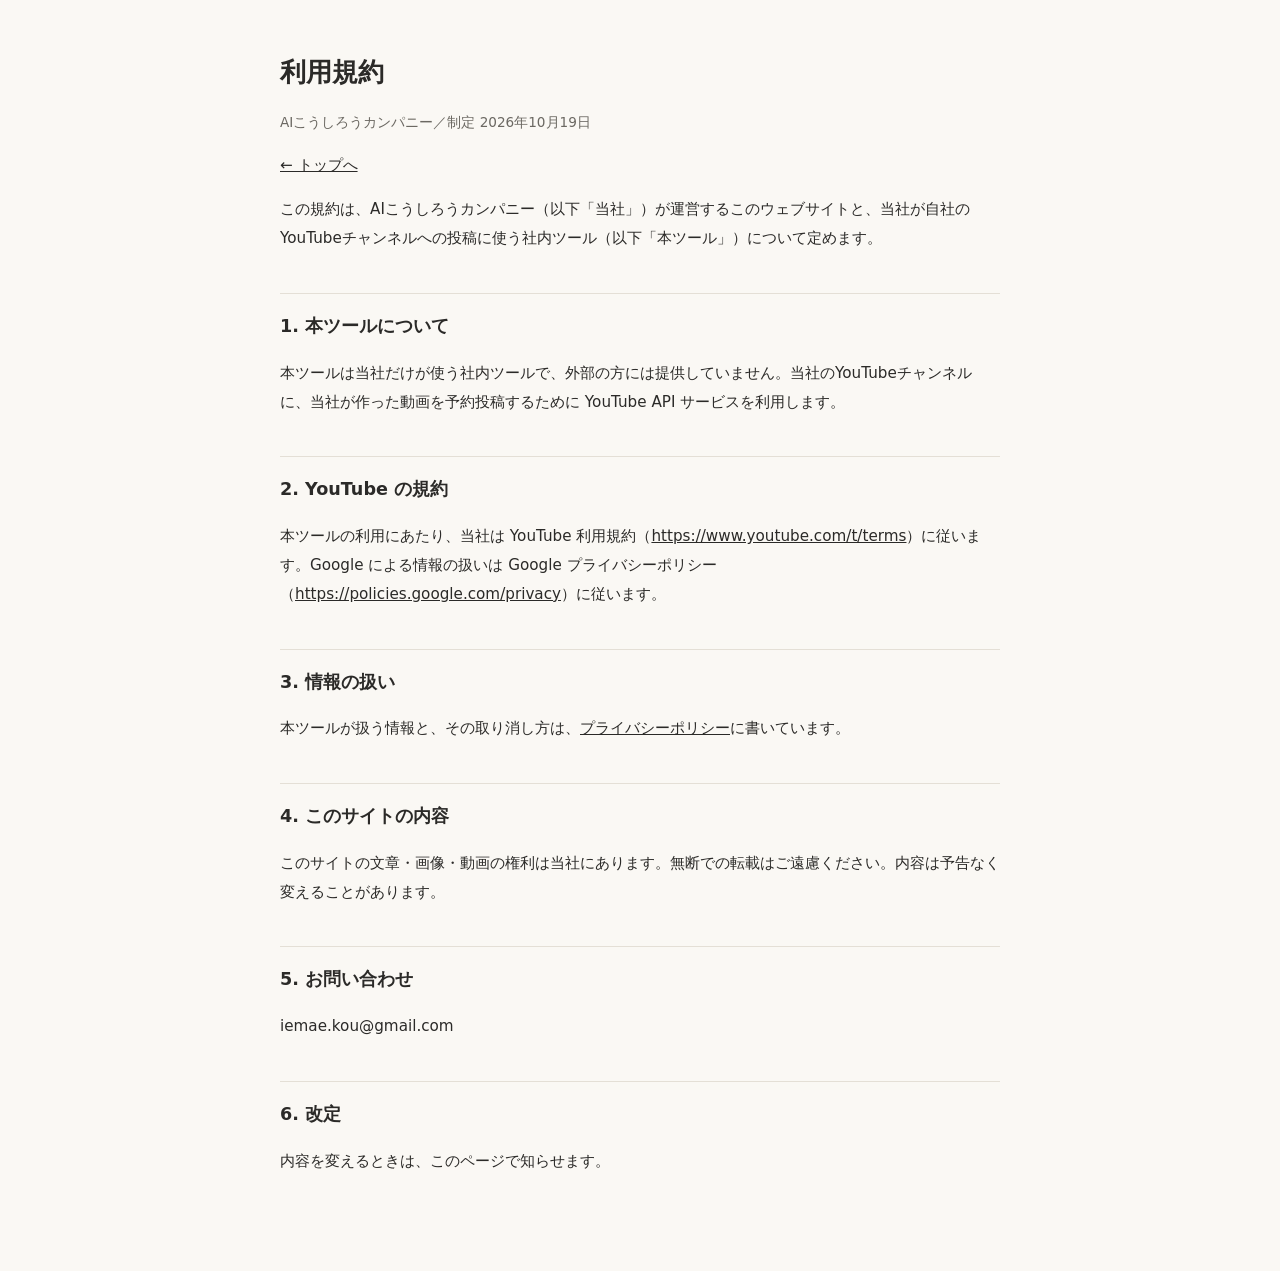
<file: terms.html>
<!doctype html>
<html lang="ja">
<head>
<meta charset="utf-8">
<meta name="viewport" content="width=device-width, initial-scale=1">
<title>利用規約｜AIこうしろうカンパニー</title>
<style>
  :root { --bg:#faf8f4; --fg:#2b2a28; --sub:#6b6862; --line:#e4dfd6; }
  @media (prefers-color-scheme: dark) { :root { --bg:#151514; --fg:#ecebe8; --sub:#a9a6a0; --line:#2e2d2a; } }
  body { margin:0; background:var(--bg); color:var(--fg); font-family:"Noto Sans JP",system-ui,sans-serif; line-height:1.9; }
  main { max-width:720px; margin:0 auto; padding:48px 16px 80px; }
  h1 { font-size:1.6rem; margin:0 0 8px; }
  h2 { font-size:1.1rem; margin:40px 0 8px; padding-top:16px; border-top:1px solid var(--line); }
  p, li { font-size:.95rem; }
  .sub { color:var(--sub); font-size:.85rem; }
  a { color:inherit; }
</style>
</head>
<body>
<main>
<h1>利用規約</h1>
<p class="sub">AIこうしろうカンパニー／制定 2026年10月19日</p>
<p><a href="index.html">← トップへ</a></p>

<p>この規約は、AIこうしろうカンパニー（以下「当社」）が運営するこのウェブサイトと、当社が自社のYouTubeチャンネルへの投稿に使う社内ツール（以下「本ツール」）について定めます。</p>

<h2>1. 本ツールについて</h2>
<p>本ツールは当社だけが使う社内ツールで、外部の方には提供していません。当社のYouTubeチャンネルに、当社が作った動画を予約投稿するために YouTube API サービスを利用します。</p>

<h2>2. YouTube の規約</h2>
<p>本ツールの利用にあたり、当社は YouTube 利用規約（<a href="https://www.youtube.com/t/terms">https://www.youtube.com/t/terms</a>）に従います。Google による情報の扱いは Google プライバシーポリシー（<a href="https://policies.google.com/privacy">https://policies.google.com/privacy</a>）に従います。</p>

<h2>3. 情報の扱い</h2>
<p>本ツールが扱う情報と、その取り消し方は、<a href="privacy.html">プライバシーポリシー</a>に書いています。</p>

<h2>4. このサイトの内容</h2>
<p>このサイトの文章・画像・動画の権利は当社にあります。無断での転載はご遠慮ください。内容は予告なく変えることがあります。</p>

<h2>5. お問い合わせ</h2>
<p>iemae.kou@gmail.com</p>

<h2>6. 改定</h2>
<p>内容を変えるときは、このページで知らせます。</p>
</main>
</body>
</html>
</file>
<file: style-light.css>
/* v7 明るい版：v6の近未来を、白い光の中に。
   深い夜の紺に、シアンの光。ガラスのような半透明の板と、細い光の線。
   動きは最初の画面の「光の網」1か所だけ。 */
:root {
  color-scheme: dark;
  --night: #060a18;
  --night-2: #0a1126;
  --panel: rgba(255, 255, 255, .045);
  --panel-line: rgba(140, 220, 255, .18);
  --cyan: #46e6ff;
  --cyan-soft: rgba(70, 230, 255, .14);
  --violet: #8b7bff;
  --text: #dbe6f5;
  --soft: #8a9bb8;
  --white: #ffffff;
  --glow: 0 0 24px rgba(70, 230, 255, .35);
  --radius: 16px;
  --wrap: 1100px;
  --font: "Noto Sans JP", "Hiragino Sans", sans-serif;
  --tech: "Chakra Petch", "Noto Sans JP", sans-serif;
  --net: 70,230,255;
  --dot: rgba(160,240,255,.85);
  --net-alpha: .22;
}
*, *::before, *::after { box-sizing: border-box; }
html { -webkit-text-size-adjust: 100%; scroll-behavior: smooth; }
body {
  margin: 0; background: var(--night); color: var(--text);
  font-family: var(--font); font-size: 16px; line-height: 1.9; letter-spacing: .03em;
  line-break: strict; -webkit-font-smoothing: antialiased;
  background-image:
    linear-gradient(rgba(120, 180, 255, .045) 1px, transparent 1px),
    linear-gradient(90deg, rgba(120, 180, 255, .045) 1px, transparent 1px);
  background-size: 56px 56px;
}
img { display: block; max-width: 100%; height: auto; }
a { color: inherit; }
h1, h2, h3, p { margin: 0; }
h1, h2, h3 { color: var(--white); font-feature-settings: "palt"; line-height: 1.5; text-wrap: balance; }
.wrap { max-width: var(--wrap); margin: 0 auto; padding: 0 20px; }
.nw { white-space: nowrap; }

/* ボタン：光る */
.btn {
  display: inline-flex; align-items: center; justify-content: center; gap: 10px;
  min-height: 56px; padding: 0 30px; border-radius: 999px;
  font-weight: 700; font-size: 16px; text-decoration: none; letter-spacing: .08em;
  transition: box-shadow .2s, transform .2s, background .2s;
}
.btn:focus-visible { outline: 2px solid var(--cyan); outline-offset: 4px; }
.btn-coral { background: linear-gradient(100deg, var(--cyan), #6fb6ff 55%, var(--violet)); color: #04101f; box-shadow: var(--glow); }
.btn-coral:hover { box-shadow: 0 0 40px rgba(70, 230, 255, .6); transform: translateY(-2px); }
.btn-white { background: rgba(255,255,255,.04); color: var(--cyan); border: 1px solid rgba(70,230,255,.5); }
.btn-white:hover { background: var(--cyan-soft); }
.btn .ico { width: 20px; height: 20px; }

/* ヘッダー */
.site-head { position: sticky; top: env(safe-area-inset-top, 0px); z-index: 20; background: rgba(6, 10, 24, .72); backdrop-filter: blur(14px); -webkit-backdrop-filter: blur(14px); border-bottom: 1px solid var(--panel-line); }
.site-head .wrap { display: flex; align-items: center; justify-content: space-between; height: 66px; max-width: 1200px; }
.logo { display: flex; align-items: center; gap: 10px; font-weight: 700; color: var(--white); text-decoration: none; font-size: 16px; letter-spacing: .08em; white-space: nowrap; }
.logo-mark { width: 30px; height: 30px; border-radius: 8px; border: 1px solid var(--cyan); display: grid; place-items: center; color: var(--cyan); font-family: var(--tech); font-size: 13px; font-weight: 700; box-shadow: inset 0 0 10px rgba(70,230,255,.35), var(--glow); }
.site-head nav { display: flex; align-items: center; gap: 26px; font-size: 14px; }
.site-head nav a { text-decoration: none; color: var(--soft); }
.site-head nav a:hover { color: var(--cyan); }
.site-head nav .btn { color: #04101f; min-height: 40px; padding: 0 20px; font-size: 14px; }

/* 最初の画面 */
.hero { position: relative; overflow: hidden; padding: 72px 0 96px; isolation: isolate; }
.hero-bg { position: absolute; inset: 0; width: 100%; height: 100%; z-index: -1; }
.hero::after { content: ""; position: absolute; inset: auto -10% -40% -10%; height: 70%; z-index: -1; background: radial-gradient(ellipse at center, rgba(139,123,255,.28), transparent 65%); }
.hero::before { content: ""; position: absolute; right: -10%; top: -30%; width: 60%; height: 90%; z-index: -1; background: radial-gradient(circle, rgba(70,230,255,.18), transparent 60%); }
.hero .wrap { display: grid; grid-template-columns: 1.05fr 1fr; gap: 44px; align-items: center; max-width: 1180px; }
.tag { display: inline-flex; align-items: center; gap: 8px; font-family: var(--tech); color: var(--cyan); font-size: 13px; letter-spacing: .18em; border: 1px solid var(--panel-line); border-radius: 999px; padding: 4px 14px; background: rgba(70,230,255,.06); }
.tag::before { content: ""; width: 7px; height: 7px; border-radius: 50%; background: var(--cyan); box-shadow: 0 0 10px var(--cyan); }
.hero h1 { margin-top: 20px; font-size: clamp(30px, 3.9vw, 50px); font-weight: 900; letter-spacing: .05em; line-height: 1.4; }
.hero h1 .accent { background: linear-gradient(90deg, var(--cyan), #9fd8ff 60%, var(--violet)); -webkit-background-clip: text; background-clip: text; color: transparent; }
.hero h1 .mark { position: relative; }
.hero h1 .mark::after { content: ""; position: absolute; left: 0; right: 0; bottom: .02em; height: 3px; background: linear-gradient(90deg, var(--cyan), var(--violet)); box-shadow: var(--glow); }
.hero .sub { margin-top: 20px; color: var(--soft); }
.badges { display: flex; flex-wrap: wrap; gap: 12px; margin-top: 28px; }
.badge { background: var(--panel); border: 1px solid var(--panel-line); border-radius: 12px; padding: 8px 16px; text-align: center; line-height: 1.4; backdrop-filter: blur(8px); }
.badge small { display: block; font-size: 11px; color: var(--soft); }
.badge b { font-size: 15px; color: var(--white); }
.badge b em { font-style: normal; font-family: var(--tech); color: var(--cyan); font-size: 24px; text-shadow: 0 0 12px rgba(70,230,255,.6); }
.hero .ctas { display: flex; flex-wrap: wrap; gap: 14px; margin-top: 32px; }

/* 最初の画面の絵：浮かぶ画面 */
.devices { position: relative; height: 430px; perspective: 1200px; }
.laptop { position: absolute; left: 0; top: 30px; width: 88%; transform: rotateY(-10deg) rotateX(4deg); }
.laptop .screen { background: rgba(10, 20, 40, .8); border: 1px solid rgba(70,230,255,.45); border-radius: 14px 14px 0 0; padding: 10px; box-shadow: 0 0 50px rgba(70,230,255,.22); }
.laptop .screen img { border-radius: 6px; aspect-ratio: 16 / 9; object-fit: cover; width: 100%; }
.laptop .base { height: 12px; background: linear-gradient(90deg, rgba(70,230,255,.15), rgba(139,123,255,.35)); border-radius: 0 0 14px 14px; margin: 0 -4%; }
.phone { position: absolute; right: 0; bottom: 0; width: 34%; background: rgba(10, 20, 40, .9); border: 1px solid rgba(139,123,255,.6); border-radius: 26px; padding: 8px; box-shadow: 0 0 40px rgba(139,123,255,.35); transform: rotateY(-6deg); }
.phone img { border-radius: 18px; aspect-ratio: 9 / 16; object-fit: cover; width: 100%; }
.float { position: absolute; background: rgba(8, 16, 36, .78); border: 1px solid var(--panel-line); border-radius: 12px; backdrop-filter: blur(10px); padding: 10px 14px; font-size: 12px; color: var(--soft); line-height: 1.5; }
.float b { color: var(--cyan); font-family: var(--tech); font-size: 22px; margin-left: 4px; text-shadow: 0 0 12px rgba(70,230,255,.6); }
.float-1 { left: -14px; bottom: 30px; }
.float-2 { right: 26%; top: 0; }

/* 相談の帯 */
.cta-band { padding: 64px 0; }
.cta-band.tint { background: linear-gradient(180deg, transparent, rgba(139,123,255,.08), transparent); }
.cta-box { margin: 0 auto; max-width: 880px; text-align: center; padding: 30px 28px 32px; border-radius: 20px; position: relative; background: linear-gradient(var(--night-2), var(--night-2)) padding-box, linear-gradient(110deg, var(--cyan), var(--violet)) border-box; border: 1px solid transparent; box-shadow: 0 0 60px rgba(70,230,255,.12); }
.cta-box .ribbon { display: inline-block; margin-top: -50px; background: var(--night); border: 1px solid var(--cyan); color: var(--cyan); font-weight: 700; padding: 4px 20px; border-radius: 999px; font-size: 14px; letter-spacing: .12em; }
.cta-box p.lead { margin-top: 12px; font-weight: 700; color: var(--white); font-size: 18px; }
.cta-box p.lead em { font-style: normal; color: var(--cyan); }
.cta-box .ctas { display: flex; justify-content: center; flex-wrap: wrap; gap: 14px; margin-top: 18px; }

/* 見出し */
.section { padding: 100px 0; position: relative; }
.section.tint, .section.wave { background: linear-gradient(180deg, transparent, rgba(70,230,255,.035) 30%, rgba(70,230,255,.035) 70%, transparent); }
.sec-head { text-align: center; margin-bottom: 52px; }
.sec-head .en { display: inline-block; font-family: var(--tech); font-size: 13px; color: var(--cyan); letter-spacing: .32em; }
.sec-head .en::before, .sec-head .en::after { content: ""; display: inline-block; width: 28px; height: 1px; background: var(--cyan); vertical-align: middle; margin: 0 12px; opacity: .6; }
.sec-head h2 { margin-top: 8px; font-size: clamp(24px, 3.2vw, 34px); font-weight: 900; letter-spacing: .08em; }
.sec-head h2 .accent { color: var(--cyan); text-shadow: 0 0 18px rgba(70,230,255,.5); }
.sec-head p { margin-top: 12px; color: var(--soft); }

/* ガラスの板（共通） */
.worry, .reason, .plan, .step, .faq details, .profile { background: var(--panel); border: 1px solid var(--panel-line); backdrop-filter: blur(10px); -webkit-backdrop-filter: blur(10px); }

/* お悩み */
.worries { display: grid; grid-template-columns: 1fr 1fr; gap: 14px 18px; max-width: 880px; margin: 0 auto; }
.worry { display: flex; gap: 12px; align-items: flex-start; border-radius: 12px; padding: 16px 18px; }
.worry svg { flex: none; width: 24px; height: 24px; margin-top: 2px; }
.worry svg circle { fill: rgba(70,230,255,.1); }
.worry svg path, .worry svg circle { stroke: var(--cyan); }
.solve { margin: 48px auto 0; text-align: center; }
.solve .arrow { width: 2px; height: 56px; margin: 0 auto 18px; background: linear-gradient(var(--cyan), transparent); box-shadow: var(--glow); }
.solve p { font-size: clamp(20px, 2.6vw, 28px); font-weight: 900; color: var(--white); }
.solve p span { color: var(--cyan); }

/* できること */
.points { display: grid; gap: 72px; }
.point { display: grid; grid-template-columns: 1fr 1fr; gap: 52px; align-items: center; }
.point:nth-child(even) .pic { order: 2; }
.point .pic { border-radius: var(--radius); overflow: hidden; border: 1px solid var(--panel-line); box-shadow: 0 0 50px rgba(70,230,255,.12); position: relative; }
.point .pic::after { content: ""; position: absolute; inset: 0; pointer-events: none; background: linear-gradient(180deg, transparent 60%, rgba(6,10,24,.35)); }
.point .pic img { width: 100%; aspect-ratio: 16 / 10; object-fit: cover; }
.point .num { font-family: var(--tech); font-size: 13px; color: var(--cyan); letter-spacing: .2em; }
.point .num b { font-size: 52px; font-weight: 700; line-height: 1; margin-left: 8px; background: linear-gradient(180deg, #fff, var(--cyan)); -webkit-background-clip: text; background-clip: text; color: transparent; }
.point h3 { margin-top: 8px; font-size: 24px; font-weight: 900; }
.point p { margin-top: 14px; color: var(--text); }
.point ul { margin: 14px 0 0; padding: 0; list-style: none; color: var(--soft); }
.point li { padding-left: 1.4em; position: relative; margin-top: 4px; }
.point li::before { content: ""; position: absolute; left: 0; top: .8em; width: .55em; height: .55em; transform: rotate(45deg); border: 1px solid var(--cyan); }
.point .price-hint { display: inline-block; margin-top: 18px; font-family: var(--tech); color: var(--cyan); border: 1px solid var(--panel-line); background: rgba(70,230,255,.06); padding: 4px 14px; border-radius: 8px; font-size: 15px; letter-spacing: .06em; }

/* 図（v5の図を夜の色に） */
.diagram { aspect-ratio: 16 / 10; display: grid; place-items: center; background: radial-gradient(circle at 50% 40%, rgba(70,230,255,.12), rgba(10,17,38,.9) 70%); }
.diagram svg { width: 86%; height: auto; }

/* ブラウザの枠 */
.browser { background: rgba(10,17,38,.9); }
.browser .bar { height: 26px; background: rgba(255,255,255,.05); display: flex; gap: 6px; align-items: center; padding: 0 12px; border-bottom: 1px solid var(--panel-line); }
.browser .bar i { width: 9px; height: 9px; border-radius: 50%; background: rgba(70,230,255,.4); }
.browser img { aspect-ratio: 16 / 9.4; object-fit: cover; object-position: top; }
.browser .cap { position: absolute; right: 12px; bottom: 12px; z-index: 1; background: linear-gradient(100deg, var(--cyan), var(--violet)); color: #04101f; font-size: 13px; font-weight: 700; padding: 4px 12px; border-radius: 999px; }

/* 選ばれる理由 */
.reasons { display: grid; grid-template-columns: repeat(3, 1fr); gap: 24px; }
.reason { border-radius: 18px; padding: 34px 24px 28px; text-align: center; }
.reason .circle { width: 136px; height: 136px; margin: 0 auto; border-radius: 50%; display: grid; place-items: center; line-height: 1.2; color: var(--white); border: 1px solid var(--cyan); background: radial-gradient(circle, rgba(70,230,255,.18), transparent 70%); box-shadow: 0 0 0 8px rgba(70,230,255,.06), var(--glow); }
.reason .circle small { display: block; font-size: 11px; color: var(--soft); }
.reason .circle b { font-size: 34px; font-weight: 900; color: var(--cyan); text-shadow: 0 0 14px rgba(70,230,255,.6); }
.reason .circle b span { font-size: 14px; }
.reason h3 { margin-top: 24px; font-size: 19px; font-weight: 900; }
.reason p { margin-top: 10px; font-size: 14px; color: var(--soft); text-align: left; }

/* 料金 */
.plans { display: grid; grid-template-columns: repeat(4, 1fr); gap: 18px; }
.plan { border-radius: 16px; overflow: hidden; display: flex; flex-direction: column; position: relative; }
.plan::before { content: ""; position: absolute; left: 0; right: 0; top: 0; height: 2px; background: linear-gradient(90deg, var(--cyan), var(--violet)); box-shadow: var(--glow); }
.plan .ph { text-align: center; padding: 16px 10px 4px; font-weight: 700; font-size: 15px; letter-spacing: .1em; color: var(--cyan); }
.plan .pb { padding: 12px 20px 24px; flex: 1; display: flex; flex-direction: column; }
.plan .main-price { text-align: center; padding-bottom: 16px; border-bottom: 1px dashed var(--panel-line); }
.plan .main-price small { display: block; font-size: 12px; color: var(--soft); }
.plan .main-price b { font-family: var(--tech); font-size: 36px; font-weight: 700; color: var(--white); letter-spacing: .02em; font-variant-numeric: tabular-nums; }
.plan .main-price b span { font-family: var(--font); font-size: 14px; margin-left: 2px; color: var(--soft); }
.plan dl { margin: 14px 0 0; font-size: 14px; }
.plan dl div { display: flex; justify-content: space-between; gap: 8px; padding: 8px 0; border-bottom: 1px solid rgba(140,220,255,.08); }
.plan dt { color: var(--soft); }
.plan dd { margin: 0; font-weight: 700; color: var(--white); white-space: nowrap; font-variant-numeric: tabular-nums; }
.plan .for { margin-top: auto; padding-top: 16px; font-size: 13px; color: var(--soft); }
.note { margin-top: 20px; text-align: center; font-size: 13px; color: var(--soft); }

/* 流れ：光の線でつなぐ */
.flow { max-width: 820px; margin: 0 auto; display: grid; gap: 24px; }
.step { display: grid; grid-template-columns: 76px 1fr; align-items: center; border-radius: 14px; position: relative; }
.step:not(:last-child)::after { content: ""; position: absolute; left: 38px; bottom: -25px; width: 1px; height: 26px; background: var(--cyan); box-shadow: var(--glow); }
.step .n { align-self: stretch; display: grid; place-items: center; font-family: var(--tech); color: var(--cyan); font-weight: 700; font-size: 26px; border-right: 1px solid var(--panel-line); text-shadow: 0 0 12px rgba(70,230,255,.6); }
.step .t { padding: 18px 24px; }
.step h3 { font-size: 18px; font-weight: 700; }
.step p { font-size: 14px; color: var(--soft); margin-top: 2px; }

/* よくある質問 */
.faq { max-width: 820px; margin: 0 auto; display: grid; gap: 14px; }
.faq details { border-radius: 14px; }
.faq summary { cursor: pointer; list-style: none; padding: 20px 56px 20px 64px; position: relative; font-weight: 700; color: var(--white); }
.faq summary::-webkit-details-marker { display: none; }
.faq summary::before { content: "Q"; position: absolute; left: 24px; top: 16px; font-family: var(--tech); font-size: 22px; color: var(--cyan); }
.faq summary::after { content: "+"; position: absolute; right: 24px; top: 14px; font-size: 26px; color: var(--cyan); font-weight: 300; }
.faq details[open] { border-color: rgba(70,230,255,.45); }
.faq details[open] summary::after { content: "−"; }
.faq .a { padding: 0 28px 22px 64px; position: relative; color: var(--text); }
.faq .a::before { content: "A"; position: absolute; left: 24px; top: -4px; font-family: var(--tech); font-size: 22px; color: var(--violet); }

/* プロフィール */
.profile { max-width: 880px; margin: 0 auto; display: grid; grid-template-columns: 200px 1fr; gap: 40px; align-items: center; border-radius: 20px; padding: 40px; }
.avatar { width: 200px; height: 200px; border-radius: 50%; display: grid; place-items: center; font-size: 64px; font-weight: 900; color: var(--cyan); border: 1px solid var(--cyan); background: radial-gradient(circle, rgba(70,230,255,.16), transparent 70%); box-shadow: var(--glow); }
.profile .role { font-size: 13px; color: var(--cyan); letter-spacing: .1em; }
.profile h3 { font-size: 26px; font-weight: 900; margin-top: 2px; }
.profile p { margin-top: 14px; }
.profile .tags { display: flex; flex-wrap: wrap; gap: 8px; margin-top: 16px; }
.profile .tags span { border: 1px solid var(--panel-line); color: var(--cyan); font-size: 13px; padding: 2px 12px; border-radius: 999px; }

/* 最後の相談 */
.final { position: relative; text-align: center; padding: 110px 0; overflow: hidden; border-top: 1px solid var(--panel-line); background: radial-gradient(ellipse at 50% 120%, rgba(139,123,255,.35), transparent 60%), radial-gradient(ellipse at 50% -20%, rgba(70,230,255,.18), transparent 60%); }
.final h2 { font-size: clamp(24px, 3.4vw, 38px); font-weight: 900; }
.final p { margin-top: 14px; color: var(--soft); }
.final .ctas { display: flex; justify-content: center; flex-wrap: wrap; gap: 14px; margin-top: 32px; }
.final .mail { margin-top: 18px; font-family: var(--tech); color: var(--cyan); letter-spacing: .06em; }

.site-foot { border-top: 1px solid var(--panel-line); color: var(--soft); font-size: 13px; padding: 28px 0; text-align: center; font-family: var(--tech); letter-spacing: .1em; }

/* スマホ */
@media (max-width: 860px) {
  .site-head nav a:not(.btn) { display: none; }
  .hero { padding: 44px 0 64px; }
  .hero .wrap { grid-template-columns: 1fr; }
  .devices { height: 300px; margin-top: 10px; }
  .float-2 { display: none; }
  .worries { grid-template-columns: 1fr; }
  .point { grid-template-columns: 1fr; gap: 22px; }
  .point:nth-child(even) .pic { order: 0; }
  .reasons { grid-template-columns: 1fr; }
  .plans { grid-template-columns: 1fr 1fr; }
  .profile { grid-template-columns: 1fr; text-align: center; padding: 28px 22px; }
  .avatar { margin: 0 auto; width: 150px; height: 150px; }
  .profile .tags { justify-content: center; }
  .section { padding: 76px 0; }
}
@media (max-width: 540px) {
  .plans { grid-template-columns: 1fr; }
  .btn { width: 100%; }
  .site-head .btn { width: auto; }
  .site-head .pc { display: none; }
  .site-head nav .btn { padding: 0 16px; min-height: 36px; font-size: 13px; }
  .logo { font-size: 14px; gap: 8px; }
  .logo-mark { width: 26px; height: 26px; font-size: 11px; }
}
@media (prefers-reduced-motion: reduce) { .btn { transition: none; } html { scroll-behavior: auto; } }
.site-head nav .btn { gap: 0; }

/* v7：つくったもの（4枚） */
.works { display: grid; grid-template-columns: repeat(4, 1fr); gap: 20px; }
.work { border-radius: 16px; overflow: hidden; background: var(--panel); border: 1px solid var(--panel-line); backdrop-filter: blur(10px); -webkit-backdrop-filter: blur(10px); display: flex; flex-direction: column; }
.work .wimg { aspect-ratio: 4 / 3; overflow: hidden; border-bottom: 1px solid var(--panel-line); }
.work .wimg img { width: 100%; height: 100%; object-fit: cover; }
.work .wimg.mini svg { width: 92%; }
.work .wbody { padding: 18px 20px 20px; display: flex; flex-direction: column; gap: 4px; }
.work .kind { font-size: 12px; color: var(--cyan); letter-spacing: .1em; }
.work h3 { font-size: 17px; font-weight: 700; }
.work .stat { margin-top: 8px; display: flex; align-items: baseline; gap: 6px; flex-wrap: wrap; }
.work .stat b { font-family: var(--tech); font-size: 32px; line-height: 1.1; color: var(--cyan); font-variant-numeric: tabular-nums; }
.work .stat span { font-size: 13px; color: var(--soft); }
.work .meta { font-size: 13px; color: var(--soft); }
@media (max-width: 960px) { .works { grid-template-columns: 1fr 1fr; } }
@media (max-width: 540px) { .works { grid-template-columns: 1fr; } }
.final h2 { letter-spacing: .1em; }


/* ===== 明るい版の上書き ===== */
:root {
  color-scheme: light;
  --night: #f4f8fc;
  --night-2: #ffffff;
  --panel: rgba(255, 255, 255, .72);
  --panel-line: rgba(30, 120, 200, .16);
  --cyan: #0a9fc4;
  --cyan-soft: rgba(10, 159, 196, .10);
  --violet: #6a5cff;
  --text: #24324a;
  --soft: #5f6d84;
  --white: #0f1d36;
  --glow: 0 0 22px rgba(10, 159, 196, .22);
  --net: 10,140,200;
  --dot: rgba(10,140,200,.55);
  --net-alpha: .28;
}
body {
  background-image:
    linear-gradient(rgba(30, 90, 170, .055) 1px, transparent 1px),
    linear-gradient(90deg, rgba(30, 90, 170, .055) 1px, transparent 1px);
}
.site-head { background: rgba(255, 255, 255, .78); }
.site-head nav a { color: var(--soft); }
.logo-mark { box-shadow: inset 0 0 8px rgba(10,159,196,.2); }
.btn-coral { background: linear-gradient(100deg, #12b6d9, #4a8cff 55%, var(--violet)); color: #fff; box-shadow: 0 8px 24px rgba(74,140,255,.32); }
.btn-coral:hover { box-shadow: 0 10px 34px rgba(74,140,255,.45); }
.site-head nav .btn { color: #fff; }
.btn-white { background: rgba(255,255,255,.8); }
.hero::before { background: radial-gradient(circle, rgba(18,182,217,.18), transparent 62%); }
.hero::after { background: radial-gradient(ellipse at center, rgba(106,92,255,.16), transparent 65%); }
.hero h1 .accent { background: linear-gradient(90deg, #0aa6cc, #3f86ff 60%, var(--violet)); -webkit-background-clip: text; background-clip: text; }
.tag { background: rgba(255,255,255,.7); }
.badge b em, .float b, .reason .circle b, .step .n, .sec-head h2 .accent { text-shadow: none; }
.laptop .screen { background: #0f1d36; border-color: rgba(10,159,196,.5); box-shadow: 0 24px 60px rgba(30,80,160,.22); }
.phone { background: #0f1d36; box-shadow: 0 24px 50px rgba(106,92,255,.28); }
.float { background: rgba(255,255,255,.85); box-shadow: 0 10px 30px rgba(30,80,160,.12); }
.point .pic { box-shadow: 0 20px 50px rgba(30,80,160,.12); }
.point .pic::after { background: none; }
.point .num b { background: linear-gradient(180deg, #3f86ff, var(--cyan)); -webkit-background-clip: text; background-clip: text; }
.diagram { background: radial-gradient(circle at 50% 40%, #ffffff, #e6f4fb 75%); }
.browser { background: #fff; }
.browser .bar { background: #eef4f9; }
.browser .cap { color: #fff; background: linear-gradient(100deg, #12b6d9, var(--violet)); }
.worry, .reason, .plan, .step, .faq details, .profile, .work { box-shadow: 0 10px 30px rgba(30,80,160,.08); }
.reason .circle { color: var(--white); }
.plan .main-price b { color: var(--white); }
.section.tint, .section.wave { background: linear-gradient(180deg, transparent, rgba(10,159,196,.05) 30%, rgba(10,159,196,.05) 70%, transparent); }
.final { background: radial-gradient(ellipse at 50% 120%, rgba(106,92,255,.16), transparent 60%), radial-gradient(ellipse at 50% -20%, rgba(18,182,217,.14), transparent 60%); }
.site-foot { background: rgba(255,255,255,.6); }

/* 見比べ用の切り替えボタン */
.theme-toggle { font: inherit; font-size: 13px; color: var(--cyan); background: transparent; border: 1px solid var(--panel-line); border-radius: 999px; padding: 6px 14px; cursor: pointer; white-space: nowrap; }
.theme-toggle:hover { background: var(--cyan-soft); }
.theme-toggle:focus-visible { outline: 2px solid var(--cyan); outline-offset: 3px; }
@media (max-width: 540px) { .theme-toggle { padding: 4px 10px; font-size: 12px; } .site-head nav { gap: 10px; } }

.site-head nav .btn { white-space: nowrap; }
@media (max-width: 540px) { .site-head nav .btn { display: none; } }

/* v7：こんな動画が作れます */
.feature { display: grid; grid-template-columns: 1.35fr 1fr; gap: 40px; align-items: center; }
.player { border-radius: 18px; overflow: hidden; border: 1px solid var(--panel-line); box-shadow: 0 24px 60px rgba(30,80,160,.18); background: #000; }
.player video { display: block; width: 100%; aspect-ratio: 16 / 9; background: #000; }
.fcap .kind, .vtype .kind { font-size: 12px; color: var(--cyan); letter-spacing: .12em; }
.fcap h3 { margin-top: 6px; font-size: 24px; font-weight: 900; }
.fcap p { margin-top: 12px; }
.fcap .facts { margin: 18px 0 0; display: grid; grid-template-columns: repeat(3, 1fr); gap: 10px; }
.fcap .facts div { background: var(--panel); border: 1px solid var(--panel-line); border-radius: 12px; padding: 10px 12px; text-align: center; }
.fcap .facts dt { font-size: 11px; color: var(--soft); }
.fcap .facts dd { margin: 2px 0 0; font-family: var(--tech); font-size: 18px; font-weight: 700; color: var(--white); white-space: nowrap; }
.vtypes { margin-top: 44px; display: grid; grid-template-columns: repeat(3, 1fr); gap: 20px; }
.vtype { margin: 0; border-radius: 16px; overflow: hidden; background: var(--panel); border: 1px solid var(--panel-line); backdrop-filter: blur(10px); -webkit-backdrop-filter: blur(10px); }
.vtype .vimg { aspect-ratio: 16 / 9; overflow: hidden; }
.vtype .vimg img { width: 100%; height: 100%; object-fit: cover; }
.vtype .vplay { display: block; position: relative; }
.vtype .vplay::after { content: "▶ YouTubeで見る"; position: absolute; left: 12px; bottom: 12px; padding: 6px 12px; border-radius: 999px; background: rgba(0,0,0,.72); color: #fff; font-size: 12px; letter-spacing: .04em; }
.vtype .vplay:hover img { transform: scale(1.03); transition: transform .3s; }
.vtype figcaption { padding: 14px 18px 18px; display: grid; gap: 2px; }
.vtype b { font-size: 17px; color: var(--white); }
.vtype .d { font-size: 13px; color: var(--soft); }
@media (max-width: 860px) { .feature { grid-template-columns: 1fr; gap: 22px; } .vtypes { grid-template-columns: 1fr; } }

/* ===== スマホ向けの組み直し ===== */
.sp-cta { display: none; }
@media (max-width: 760px) {
  body { font-size: 15px; line-height: 1.85; }
  .wrap { padding: 0 18px; }

  /* 最初の画面：見出しのすぐ下に絵を入れる */
  .hero { padding: 26px 0 40px; }
  .hero .wrap { display: flex; flex-direction: column; align-items: stretch; gap: 0; }
  .hero .wrap > div:first-child { display: contents; }
  .hero .tag { order: 1; align-self: flex-start; font-size: 11px; }
  .hero h1 { order: 2; margin-top: 14px; font-size: clamp(27px, 8.2vw, 34px); line-height: 1.38; }
  .devices { order: 3; width: 100%; height: auto; aspect-ratio: 16 / 11.5; margin: 18px 0 4px; }
  .laptop { top: 6%; width: 82%; transform: rotateY(-8deg) rotateX(3deg); }
  .laptop .screen { padding: 6px; border-radius: 10px 10px 0 0; }
  .laptop .base { height: 8px; }
  .phone { width: 31%; border-radius: 18px; padding: 5px; bottom: 2%; }
  .phone img { border-radius: 13px; }
  .float { font-size: 10px; padding: 6px 10px; border-radius: 10px; }
  .float b { font-size: 16px; }
  .float-1 { left: 0; bottom: 0; }
  .float-2 { display: none; }
  .hero .sub { order: 4; margin-top: 16px; font-size: 14px; }
  .badges { order: 5; display: grid; grid-template-columns: repeat(3, 1fr); gap: 8px; margin-top: 18px; }
  .badge { padding: 8px 6px; }
  .badge small { font-size: 10px; }
  .badge b { font-size: 13px; }
  .badge b em { font-size: 20px; }
  .hero .ctas { order: 6; display: grid; grid-template-columns: 1fr 1fr; gap: 10px; margin-top: 20px; }
  .hero .ctas .btn { width: 100%; min-height: 52px; padding: 0 10px; font-size: 14px; letter-spacing: .02em; }

  /* 見出し */
  .section { padding: 64px 0; }
  .sec-head { margin-bottom: 30px; }
  .sec-head h2 { font-size: 24px; }
  .sec-head p { font-size: 14px; text-align: left; }
  .sec-head .en::before, .sec-head .en::after { width: 18px; margin: 0 8px; }

  /* こんな動画が作れます */
  .player { border-radius: 14px; }
  .fcap h3 { font-size: 20px; }
  .fcap .facts dd { font-size: 16px; }
  .vtypes { display: flex; gap: 14px; overflow-x: auto; scroll-snap-type: x mandatory; margin: 28px -18px 0; padding: 0 18px 8px; scrollbar-width: none; }
  .vtypes::-webkit-scrollbar { display: none; }
  .vtype { flex: 0 0 78%; scroll-snap-align: start; }
  .vtypes + .note { margin-top: 14px; text-align: left; }

  /* できること */
  .points { gap: 48px; }
  .point { gap: 16px; }
  .point h3 { font-size: 21px; }
  .point .num b { font-size: 40px; }

  /* つくったもの：2列で詰める */
  .works { grid-template-columns: 1fr 1fr; gap: 12px; }
  .work .wbody { padding: 12px 12px 14px; }
  .work h3 { font-size: 14px; line-height: 1.45; }
  .work .kind { font-size: 10px; }
  .work .stat b { font-size: 24px; }
  .work .stat span, .work .meta { font-size: 11px; line-height: 1.5; }

  /* 料金 */
  .plans { grid-template-columns: 1fr; gap: 14px; }
  .plan .pb { padding: 10px 18px 18px; }
  .plan .main-price b { font-size: 30px; }

  /* 会社について */
  .profile { padding: 24px 18px; gap: 18px; }
  .avatar { width: 110px; height: 110px; font-size: 40px; }
  .profile h3 { font-size: 22px; }
  .profile p { text-align: left; font-size: 14px; }

  .final { padding: 72px 0 96px; }
  .site-foot { padding-bottom: calc(84px + env(safe-area-inset-bottom, 0px)); }

  /* 画面の下に固定する「お問い合わせ」 */
  .sp-cta {
    display: flex; align-items: center; justify-content: center;
    position: fixed; left: 16px; right: 16px; bottom: calc(14px + env(safe-area-inset-bottom, 0px)); z-index: 30;
    min-height: 52px; border-radius: 999px; text-decoration: none; font-weight: 700; letter-spacing: .08em;
    color: #fff; background: linear-gradient(100deg, #12b6d9, #4a8cff 55%, #6a5cff); box-shadow: 0 10px 30px rgba(74,140,255,.38);
  }
}

/* 光のぼかしの角を消す */
.hero::before { background: radial-gradient(closest-side, rgba(18,182,217,.18), transparent); }
.hero::after { background: radial-gradient(closest-side, rgba(106,92,255,.16), transparent); }
/* 下の「お問い合わせ」は、最初の画面を過ぎてから出す */
@media (max-width: 760px) {
  .sp-cta { opacity: 0; transform: translateY(16px); pointer-events: none; transition: opacity .25s, transform .25s; }
  .sp-cta.show { opacity: 1; transform: none; pointer-events: auto; }
}
@media (prefers-reduced-motion: reduce) { .sp-cta { transition: none; } }

.avatar { overflow: hidden; padding: 0; }
.avatar img { width: 100%; height: 100%; object-fit: cover; border-radius: 50%; }
.final .mail { user-select: all; -webkit-user-select: all; }

/* つくったもの：3枚 */
.works { grid-template-columns: repeat(3, 1fr); }
@media (max-width: 760px) { .works { grid-template-columns: 1fr 1fr; } .work:last-child:nth-child(odd) { grid-column: span 2; } .work:last-child:nth-child(odd) .wimg { aspect-ratio: 16 / 9; } }

/* お問い合わせ（問診の形） */
.final { text-align: left; }
.final > .wrap > h2, .final > .wrap > p { text-align: center; }
.final > .wrap > p { max-width: 36em; margin-left: auto; margin-right: auto; }
.inquiry, .sent { max-width: 760px; margin: 36px auto 0; display: grid; gap: 18px; }
.q { margin: 0; border: 1px solid var(--panel-line); border-radius: 18px; padding: 22px 22px 24px; background: var(--panel); backdrop-filter: blur(10px); -webkit-backdrop-filter: blur(10px); min-width: 0; display: grid; gap: 14px; }
.q legend { float: left; width: 100%; padding: 0; font-weight: 700; color: var(--white); font-size: 17px; display: flex; align-items: center; gap: 10px; flex-wrap: wrap; }
.q legend + * { clear: both; }
.q legend small { font-weight: 400; font-size: 12px; color: var(--soft); }
.qn { font-family: var(--tech); font-size: 13px; color: #fff; background: linear-gradient(100deg, #12b6d9, #6a5cff); border-radius: 8px; padding: 2px 8px; letter-spacing: .06em; }
.q.two { grid-template-columns: 1fr 1fr; }
.q.two legend { grid-column: 1 / -1; }
.chips { display: flex; flex-wrap: wrap; gap: 10px; }
.chip { position: relative; cursor: pointer; }
.chip input { position: absolute; opacity: 0; inset: 0; margin: 0; cursor: pointer; }
.chip span { display: inline-flex; align-items: center; gap: 6px; min-height: 44px; padding: 8px 16px; border-radius: 999px; border: 1px solid var(--panel-line); background: var(--night-2); color: var(--text); font-size: 14px; transition: background .15s, border-color .15s, color .15s; }
.chip span::before { content: ""; width: 14px; height: 14px; border-radius: 50%; border: 1.5px solid var(--soft); flex: none; }
.chip input:checked + span { background: var(--cyan-soft); border-color: var(--cyan); color: var(--white); font-weight: 700; }
.chip input:checked + span::before { border-color: var(--cyan); background: var(--cyan); box-shadow: inset 0 0 0 3px var(--night-2); }
.chip input:focus-visible + span { outline: 2px solid var(--cyan); outline-offset: 2px; }
.field { display: grid; gap: 6px; min-width: 0; }
.field > span { font-size: 13px; color: var(--soft); }
.field em { font-style: normal; font-size: 11px; color: #fff; background: #e2566a; border-radius: 4px; padding: 0 6px; margin-left: 4px; }
.field input, .field select, .field textarea { width: 100%; font: inherit; font-size: 16px; color: var(--white); background: var(--night-2); border: 1px solid var(--panel-line); border-radius: 12px; padding: 12px 14px; min-height: 48px; }
.field textarea { resize: vertical; line-height: 1.7; }
.field input:focus, .field select:focus, .field textarea:focus { outline: none; border-color: var(--cyan); box-shadow: 0 0 0 3px var(--cyan-soft); }
.form-error { margin: 0; color: #d6334b; font-weight: 700; text-align: center; }
.inquiry .submit { justify-self: center; min-width: 280px; }
.sent h3 { text-align: center; font-size: 20px; }
.sent pre { margin: 0; white-space: pre-wrap; word-break: break-word; font-family: var(--font); font-size: 14px; line-height: 1.8; color: var(--text); background: var(--panel); border: 1px solid var(--panel-line); border-radius: 16px; padding: 18px 20px; }
.sent .ctas { display: flex; flex-wrap: wrap; justify-content: center; gap: 10px; }
.sent .hint { text-align: center; font-size: 13px; color: var(--soft); }
.sent .hint .mail { margin: 0; font-size: 13px; user-select: all; -webkit-user-select: all; }
@media (max-width: 760px) {
  .q { padding: 18px 16px 20px; }
  .q.two { grid-template-columns: 1fr; }
  .chip span { font-size: 13px; padding: 8px 13px; }
  .inquiry .submit { min-width: 0; width: 100%; }
  .final { padding-bottom: 72px; }
}

[hidden] { display: none !important; }

/* お問い合わせ全体の囲み */
.inquiry-box { max-width: 820px; margin: 0 auto; background: var(--night-2); border: 1px solid var(--panel-line); border-radius: 26px; padding: 44px 40px 40px; box-shadow: 0 24px 70px rgba(30,80,160,.12); position: relative; }
.inquiry-box::before { content: ""; position: absolute; left: 24px; right: 24px; top: 0; height: 3px; border-radius: 0 0 4px 4px; background: linear-gradient(90deg, #12b6d9, #4a8cff, #6a5cff); }
.inquiry-box > h2, .inquiry-box > .lead-q { text-align: center; }
.inquiry-box > .lead-q { margin: 12px auto 0; max-width: 34em; color: var(--soft); }
.inquiry-box .inquiry, .inquiry-box .sent { margin-top: 28px; }
.inquiry-box .q { background: var(--night); backdrop-filter: none; -webkit-backdrop-filter: none; }
.row2 { display: grid; grid-template-columns: 1fr 1fr; gap: 14px; }
.field.note > span { font-weight: 700; color: var(--cyan); font-size: 12px; letter-spacing: .1em; }
.field.note textarea { min-height: 64px; }
@media (max-width: 760px) {
  .inquiry-box { padding: 30px 14px 22px; border-radius: 20px; margin: 0 -4px; }
  .row2 { grid-template-columns: 1fr; }
}

.inquiry-box .q, .inquiry-box .field { text-align: left; }
button.btn { border: 0; font-family: inherit; cursor: pointer; }
button.btn-white { border: 1px solid rgba(10,159,196,.5); }

.site-foot p { margin: 0 0 8px; }
.site-foot .foot-links a { color: inherit; margin: 0 8px; }
.site-foot .foot-note { font-family: inherit; letter-spacing: 0; font-size: 12px; }
</file>
